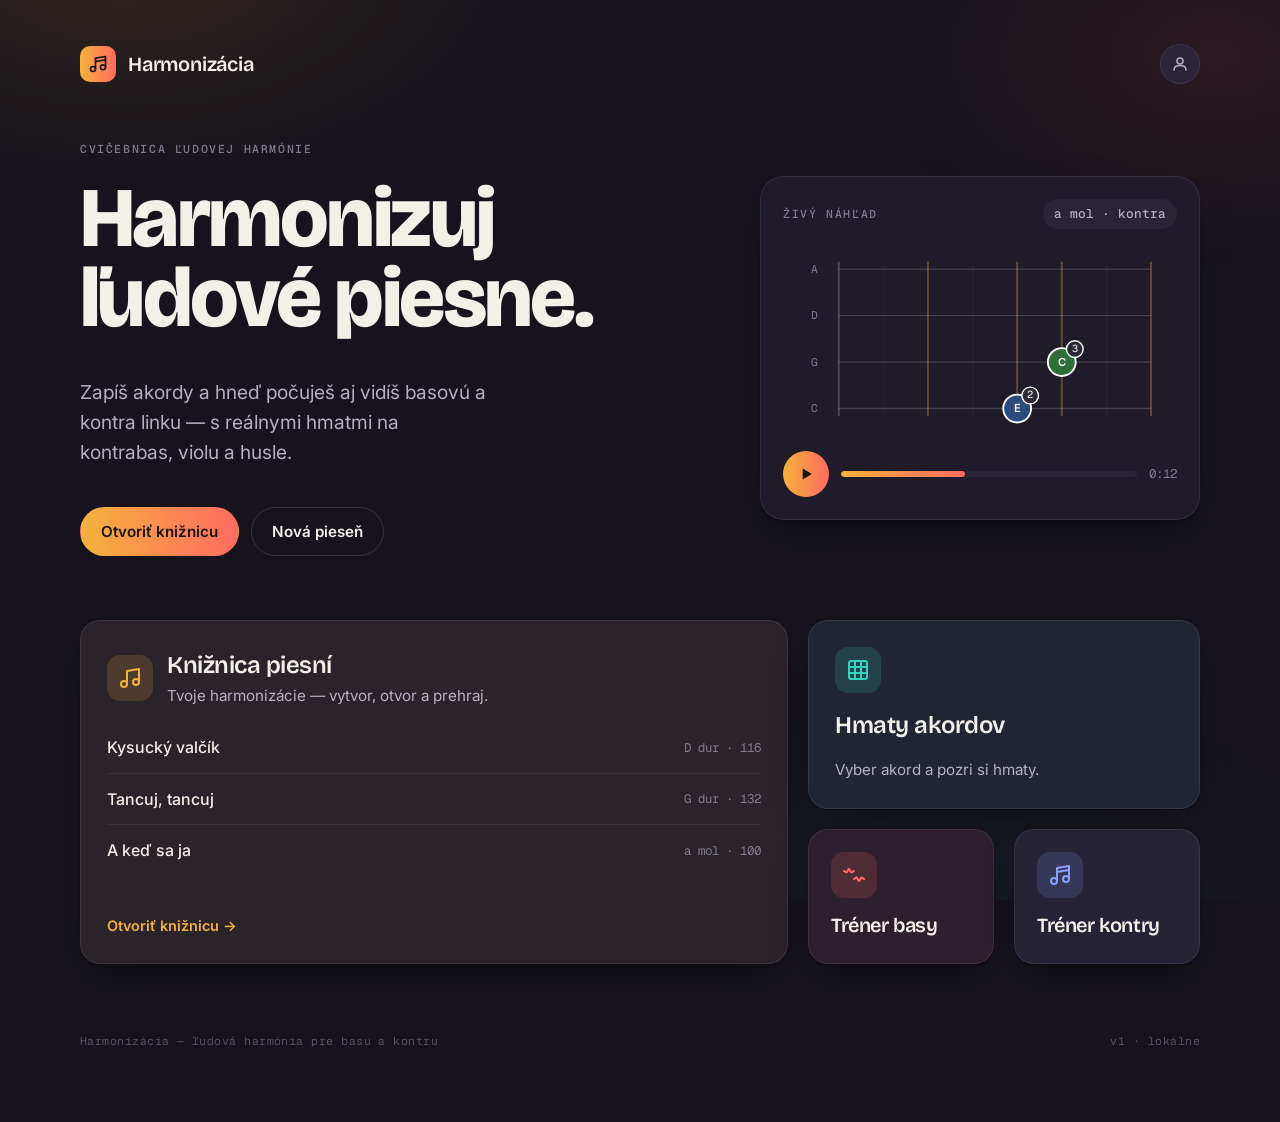
<file: index.html>
<!DOCTYPE html>
<html lang="sk">
<head>
  <meta charset="UTF-8">
  <meta name="viewport" content="width=device-width, initial-scale=1.0">
  <meta name="theme-color" content="#16131C">
  <title>Harmonizácia</title>
  <link rel="preconnect" href="https://fonts.googleapis.com">
  <link rel="preconnect" href="https://fonts.gstatic.com" crossorigin>
  <link href="https://fonts.googleapis.com/css2?family=Bricolage+Grotesque:wght@600;700;800&family=Geist+Mono:wght@400;500&family=Inter:wght@400;500;600&display=swap" rel="stylesheet">
  <link rel="stylesheet" href="app.css">
</head>
<body>
  <div class="wrap">
    <nav class="nav">
      <a class="brand" href="index.html" aria-label="Harmonizácia — domov">
        <span class="logo" aria-hidden="true">
          <svg viewBox="0 0 24 24" fill="none" stroke="currentColor" stroke-width="2" stroke-linecap="round" stroke-linejoin="round"><path d="M9 18V5l12-2v13"/><path d="M9 9l12-2"/><circle cx="6" cy="18" r="3"/><circle cx="18" cy="16" r="3"/></svg>
        </span>
        <span class="wordmark">Harmonizácia</span>
      </a>
      <button class="avatar" type="button" aria-label="Účet (čoskoro)" title="Účet — čoskoro">
        <svg viewBox="0 0 24 24" fill="none" stroke="currentColor" stroke-width="2" stroke-linecap="round" stroke-linejoin="round"><circle cx="12" cy="8" r="4"/><path d="M4 20c0-4 3.6-6 8-6s8 2 8 6"/></svg>
      </button>
    </nav>

    <header class="hero">
      <div class="hero-copy">
        <p class="eyebrow">Cvičebnica ľudovej harmónie</p>
        <h1 class="display">Harmonizuj ľudové piesne.</h1>
        <p class="lead">Zapíš akordy a hneď počuješ aj vidíš basovú a kontra linku — s reálnymi hmatmi na kontrabas, violu a husle.</p>
        <div class="cta-row">
          <a class="btn btn-grad" href="kniznica.html">Otvoriť knižnicu</a>
          <a class="btn btn-ghost" href="editor.html">Nová pieseň</a>
        </div>
      </div>

      <aside class="preview" aria-label="Živý náhľad hmatníka">
        <div class="preview-head">
          <span class="eyebrow">Živý náhľad</span>
          <span class="pill mono">a mol · kontra</span>
        </div>
        <div id="heroBoard"></div>
        <div class="preview-player">
          <a class="play-circle" href="kniznica.html" aria-label="Otvoriť knižnicu">
            <svg viewBox="0 0 24 24" fill="currentColor"><path d="M8 5.5v13l11-6.5z"/></svg>
          </a>
          <span class="track"><i></i></span>
          <span class="mono muted" style="font-size:.78rem">0:12</span>
        </div>
      </aside>
    </header>

    <nav class="bento" aria-label="Rozcestník">
      <a class="tile tile-big amber-tint" href="kniznica.html">
        <div class="tile-head">
          <span class="chip amber" aria-hidden="true"><svg viewBox="0 0 24 24" fill="none" stroke="currentColor" stroke-width="2" stroke-linecap="round" stroke-linejoin="round"><path d="M9 18V5l12-2v13"/><circle cx="6" cy="18" r="3"/><circle cx="18" cy="16" r="3"/></svg></span>
          <div>
            <h2>Knižnica piesní</h2>
            <p class="tile-desc">Tvoje harmonizácie — vytvor, otvor a prehraj.</p>
          </div>
        </div>
        <div class="song-mini" id="heroSongs"></div>
        <span class="tile-link">Otvoriť knižnicu →</span>
      </a>

      <div class="bento-right">
        <a class="tile teal-tint" href="akordy.html">
          <span class="chip teal" aria-hidden="true"><svg viewBox="0 0 24 24" fill="none" stroke="currentColor" stroke-width="2" stroke-linecap="round" stroke-linejoin="round"><rect x="3" y="3" width="18" height="18" rx="2"/><path d="M3 9h18M3 15h18M9 3v18M15 3v18"/></svg></span>
          <h2>Hmaty akordov</h2>
          <p class="tile-desc">Vyber akord a pozri si hmaty.</p>
        </a>
        <div class="trio">
          <a class="tile small coral-tint" href="basista.html">
            <span class="chip coral" aria-hidden="true"><svg viewBox="0 0 24 24" fill="none" stroke="currentColor" stroke-width="2" stroke-linecap="round" stroke-linejoin="round"><path d="M2 8c1 0 1.5 1.5 2.5 1.5S6 6 7 6s1.5 3.5 2.5 3.5S11 8 12 8"/><path d="M12 16c1 0 1.5-1.5 2.5-1.5S16 18 17 18s1.5-3.5 2.5-3.5S21 16 22 16"/></svg></span>
            <h2>Tréner basy</h2>
          </a>
          <a class="tile small peri-tint" href="kontras.html">
            <span class="chip peri" aria-hidden="true"><svg viewBox="0 0 24 24" fill="none" stroke="currentColor" stroke-width="2" stroke-linecap="round" stroke-linejoin="round"><path d="M9 18V5l12-2v13"/><path d="M9 9l12-2"/><circle cx="6" cy="18" r="3"/><circle cx="18" cy="16" r="3"/></svg></span>
            <h2>Tréner kontry</h2>
          </a>
        </div>
      </div>
    </nav>

    <footer class="foot">
      <span>Harmonizácia — ľudová harmónia pre basu a kontru</span>
      <span>v1 · lokálne</span>
    </footer>
  </div>

  <script src="js/theory.js"></script>
  <script src="js/instruments.js"></script>
  <script src="js/fingerboard.js"></script>
  <script src="js/kontra.js"></script>
  <script src="js/store.js"></script>
  <script src="js/hub.js"></script>
</body>
</html>
</file>
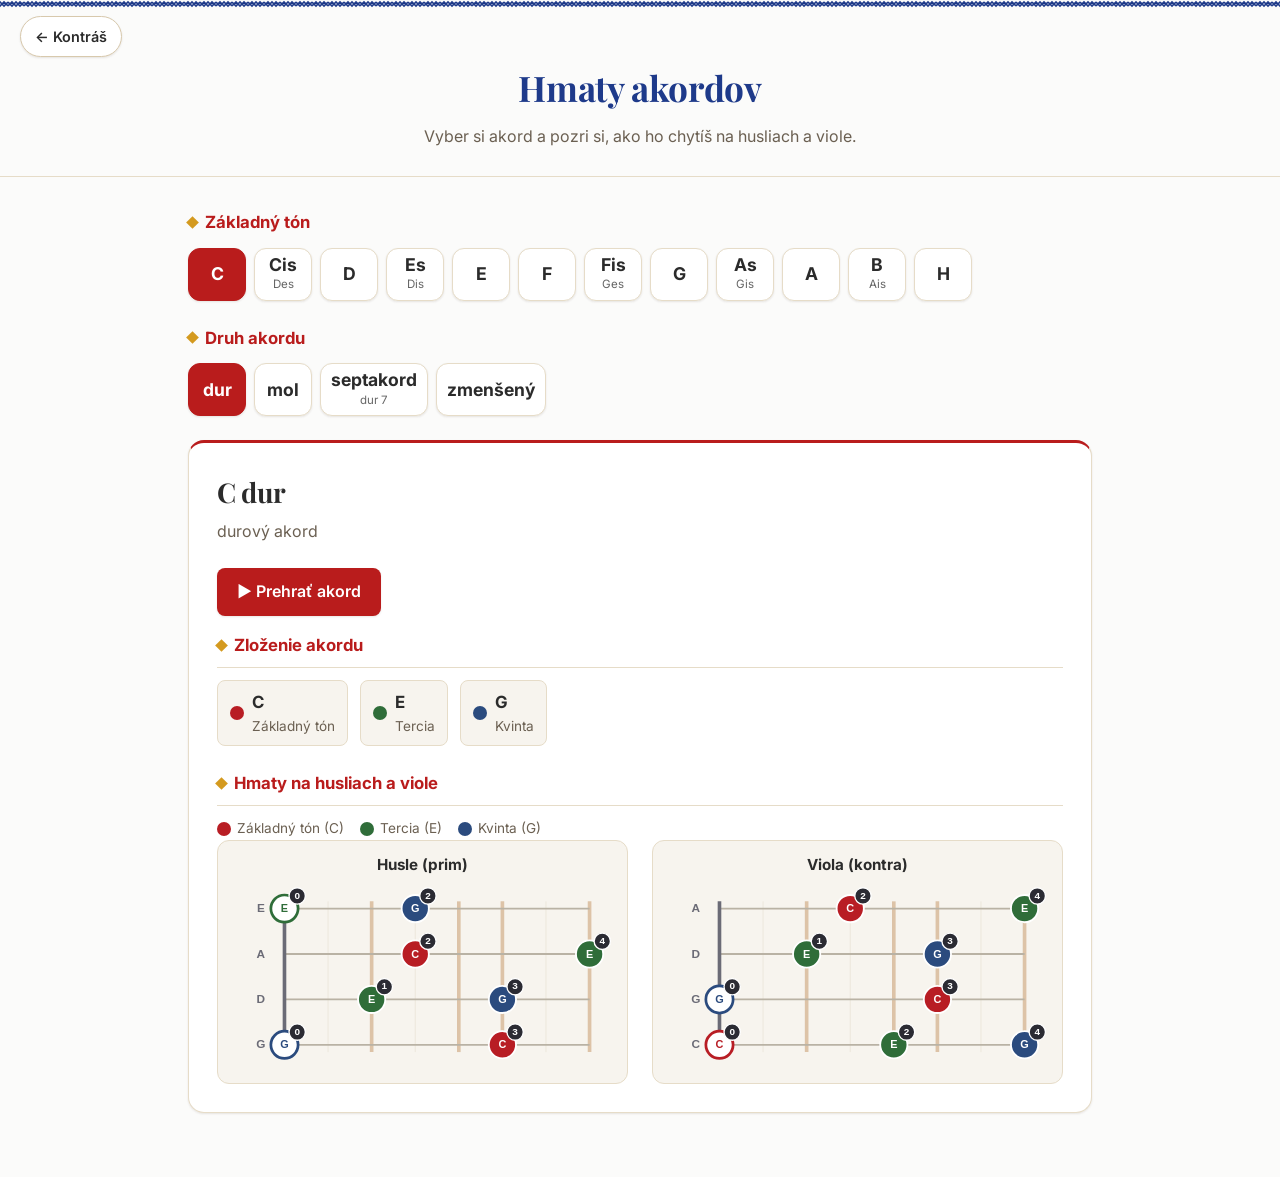
<file: akordy.html>
<!DOCTYPE html>
<html lang="sk">
<head>
  <meta charset="UTF-8">
  <meta name="viewport" content="width=device-width, initial-scale=1.0">
  <meta name="theme-color" content="#fbfbfa">
  <title>Hmaty akordov — Harmonizácia ľudových piesní</title>
  <link rel="preconnect" href="https://fonts.googleapis.com">
  <link rel="preconnect" href="https://fonts.gstatic.com" crossorigin>
  <link rel="stylesheet" href="https://fonts.googleapis.com/css2?family=Inter:wght@400;500;600&family=Playfair+Display:wght@600;700&display=swap">
  <link rel="stylesheet" href="styles.css">
</head>
<body data-role="akordy">
  <header class="app-header">
    <a class="back-link" href="kontras.html">← Kontráš</a>
    <h1>Hmaty akordov</h1>
    <p class="tagline">Vyber si akord a pozri si, ako ho chytíš na husliach a viole.</p>
  </header>

  <main>
    <section class="picker" id="chordPicker" aria-label="Výber akordu"></section>
    <section class="detail" id="detail" hidden></section>
  </main>

  <script src="js/theory.js"></script>
  <script src="js/instruments.js"></script>
  <script src="js/fingerboard.js"></script>
  <script src="js/lib/Tone.js"></script>
  <script src="js/audio.js"></script>
  <script src="js/app.js"></script>
</body>
</html>
</file>
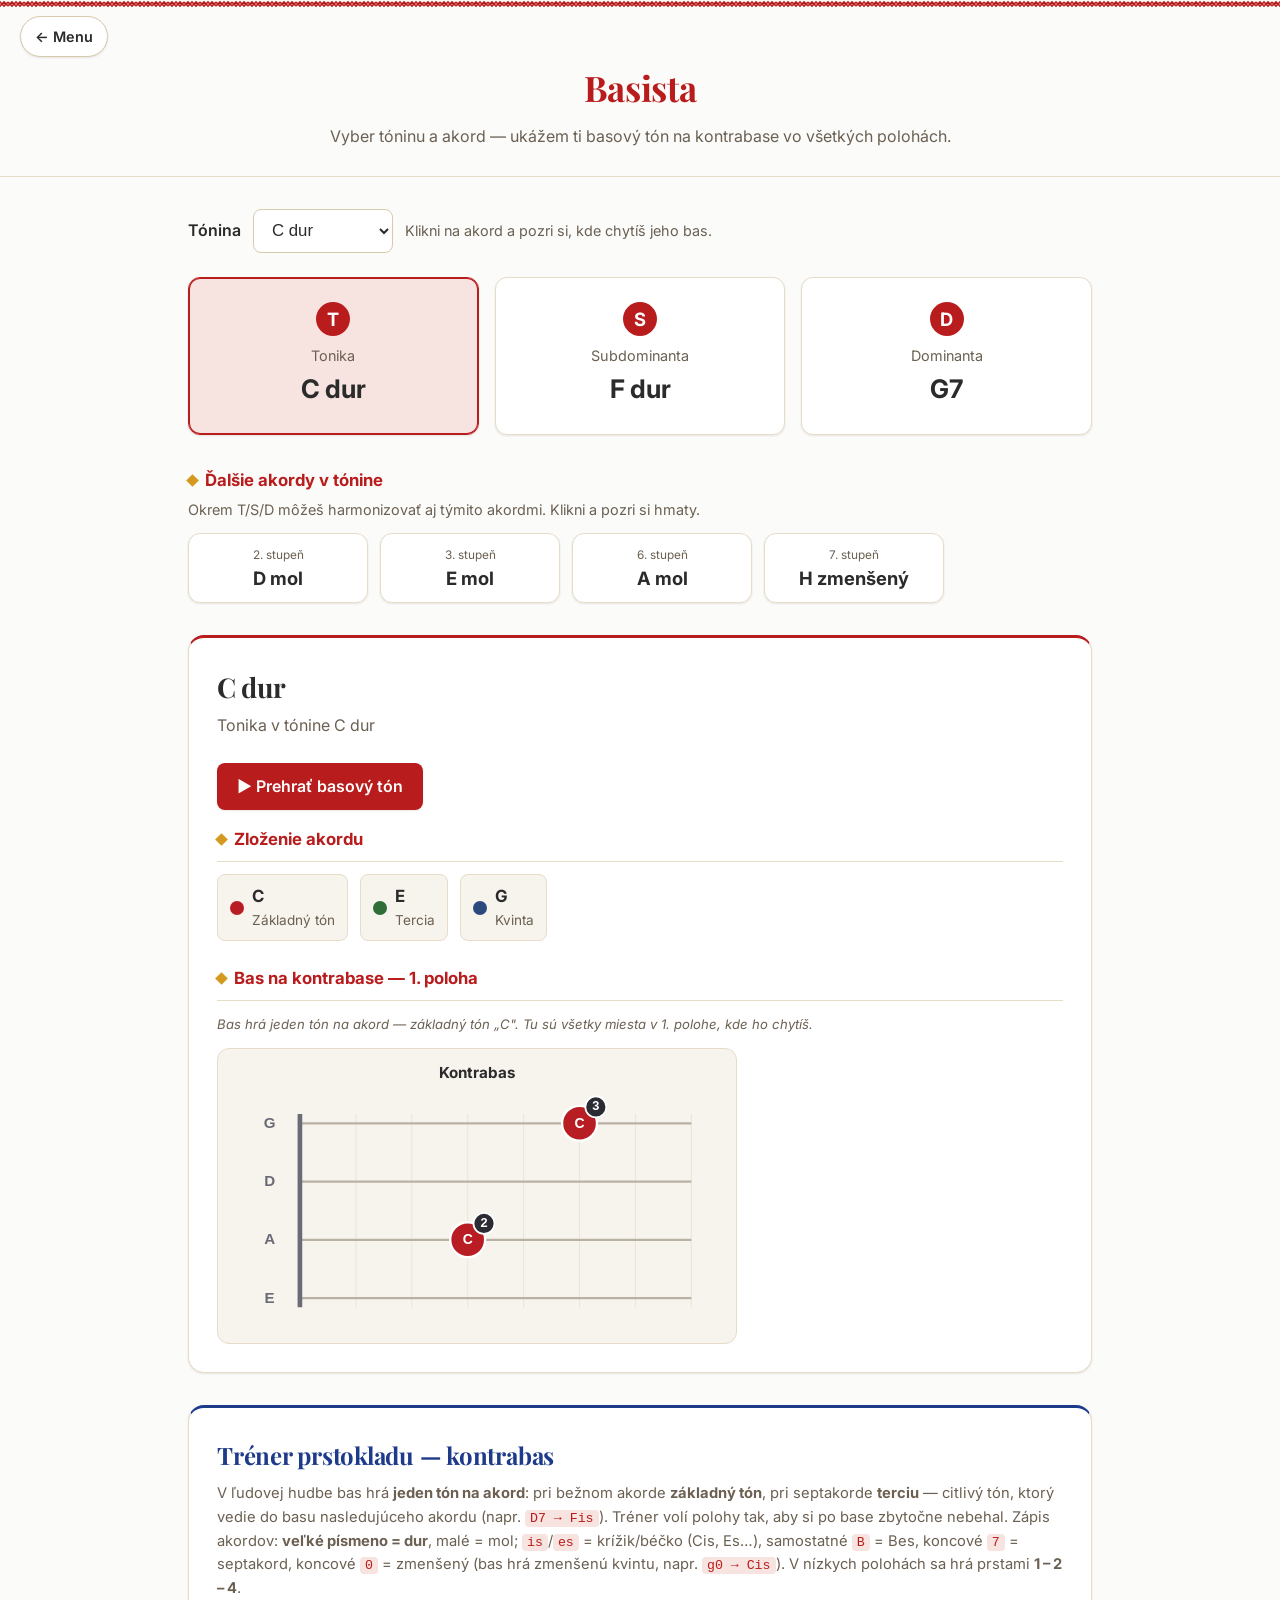
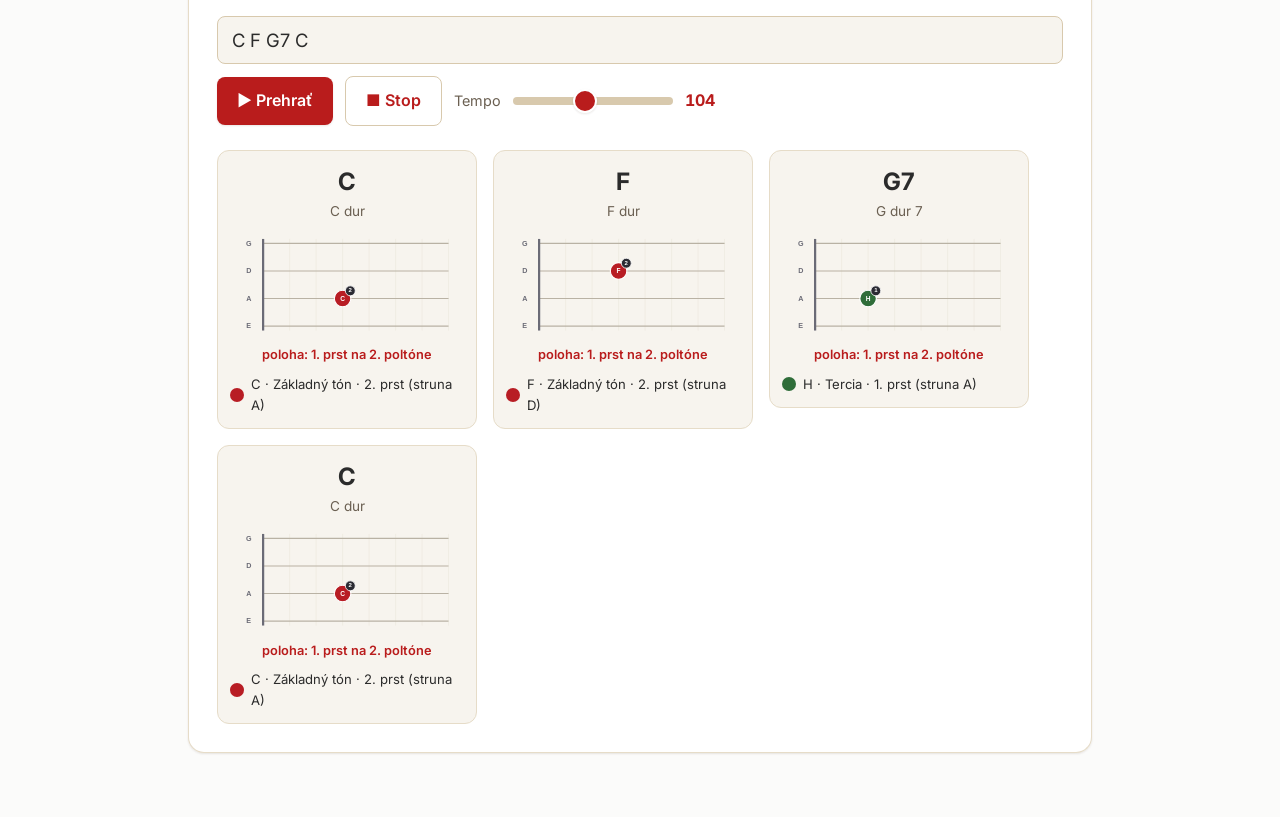
<file: basista.html>
<!DOCTYPE html>
<html lang="sk">
<head>
  <meta charset="UTF-8">
  <meta name="viewport" content="width=device-width, initial-scale=1.0">
  <meta name="theme-color" content="#fbfbfa">
  <title>Basista — Harmonizácia ľudových piesní</title>
  <link rel="preconnect" href="https://fonts.googleapis.com">
  <link rel="preconnect" href="https://fonts.gstatic.com" crossorigin>
  <link rel="stylesheet" href="https://fonts.googleapis.com/css2?family=Inter:wght@400;500;600&family=Playfair+Display:wght@600;700&display=swap">
  <link rel="stylesheet" href="styles.css">
</head>
<body data-role="basista">
  <header class="app-header">
    <a class="back-link" href="index.html">← Menu</a>
    <h1>Basista</h1>
    <p class="tagline">Vyber tóninu a akord — ukážem ti basový tón na kontrabase vo všetkých polohách.</p>
  </header>

  <main>
    <section class="controls">
      <label for="keySelect">Tónina</label>
      <select id="keySelect"></select>
      <span class="hint">Klikni na akord a pozri si, kde chytíš jeho bas.</span>
    </section>

    <section class="functions" id="functions" aria-label="Harmonické funkcie"></section>

    <section class="scale" id="scale" aria-label="Ďalšie akordy v tónine"></section>

    <section class="detail" id="detail" hidden></section>

    <section class="trainer" aria-label="Tréner prstokladu kontrabasu">
      <h2>Tréner prstokladu — kontrabas</h2>
      <p class="tr-intro">
        V ľudovej hudbe bas hrá <strong>jeden tón na akord</strong>: pri bežnom akorde
        <strong>základný tón</strong>, pri septakorde <strong>terciu</strong> — citlivý tón, ktorý
        vedie do basu nasledujúceho akordu (napr. <code>D7 → Fis</code>). Tréner volí polohy tak, aby
        si po base zbytočne nebehal.
        Zápis akordov: <strong>veľké písmeno = dur</strong>, malé = mol; <code>is</code>/<code>es</code> =
        krížik/béčko (Cis, Es…), samostatné <code>B</code> = Bes, koncové <code>7</code> = septakord,
        koncové <code>0</code> = zmenšený (bas hrá zmenšenú kvintu, napr. <code>g0 → Cis</code>).
        V nízkych polohách sa hrá prstami <strong>1 – 2 – 4</strong>.
      </p>
      <input id="bassInput" type="text" autocomplete="off" spellcheck="false"
             placeholder="napr.  C F G7 C   alebo   G C D G" value="C F G7 C">
      <div class="prog-controls">
        <button type="button" id="bassPlay" class="play-btn">▶ Prehrať</button>
        <button type="button" id="bassStop" class="play-btn ghost">■ Stop</button>
        <label class="tempo" for="bassTempo">Tempo</label>
        <input type="range" id="bassTempo" min="60" max="160" value="104">
        <span class="tempo-val" id="bassTempoVal">104</span>
      </div>
      <div class="prog-errors" id="bassErrors"></div>
      <div class="prog-result" id="bassResult"></div>
    </section>
  </main>

  <script src="js/theory.js"></script>
  <script src="js/instruments.js"></script>
  <script src="js/fingerboard.js"></script>
  <script src="js/kontra.js"></script>
  <script src="js/bass.js"></script>
  <script src="js/lib/Tone.js"></script>
  <script src="js/audio.js"></script>
  <script src="js/app.js"></script>
</body>
</html>
</file>
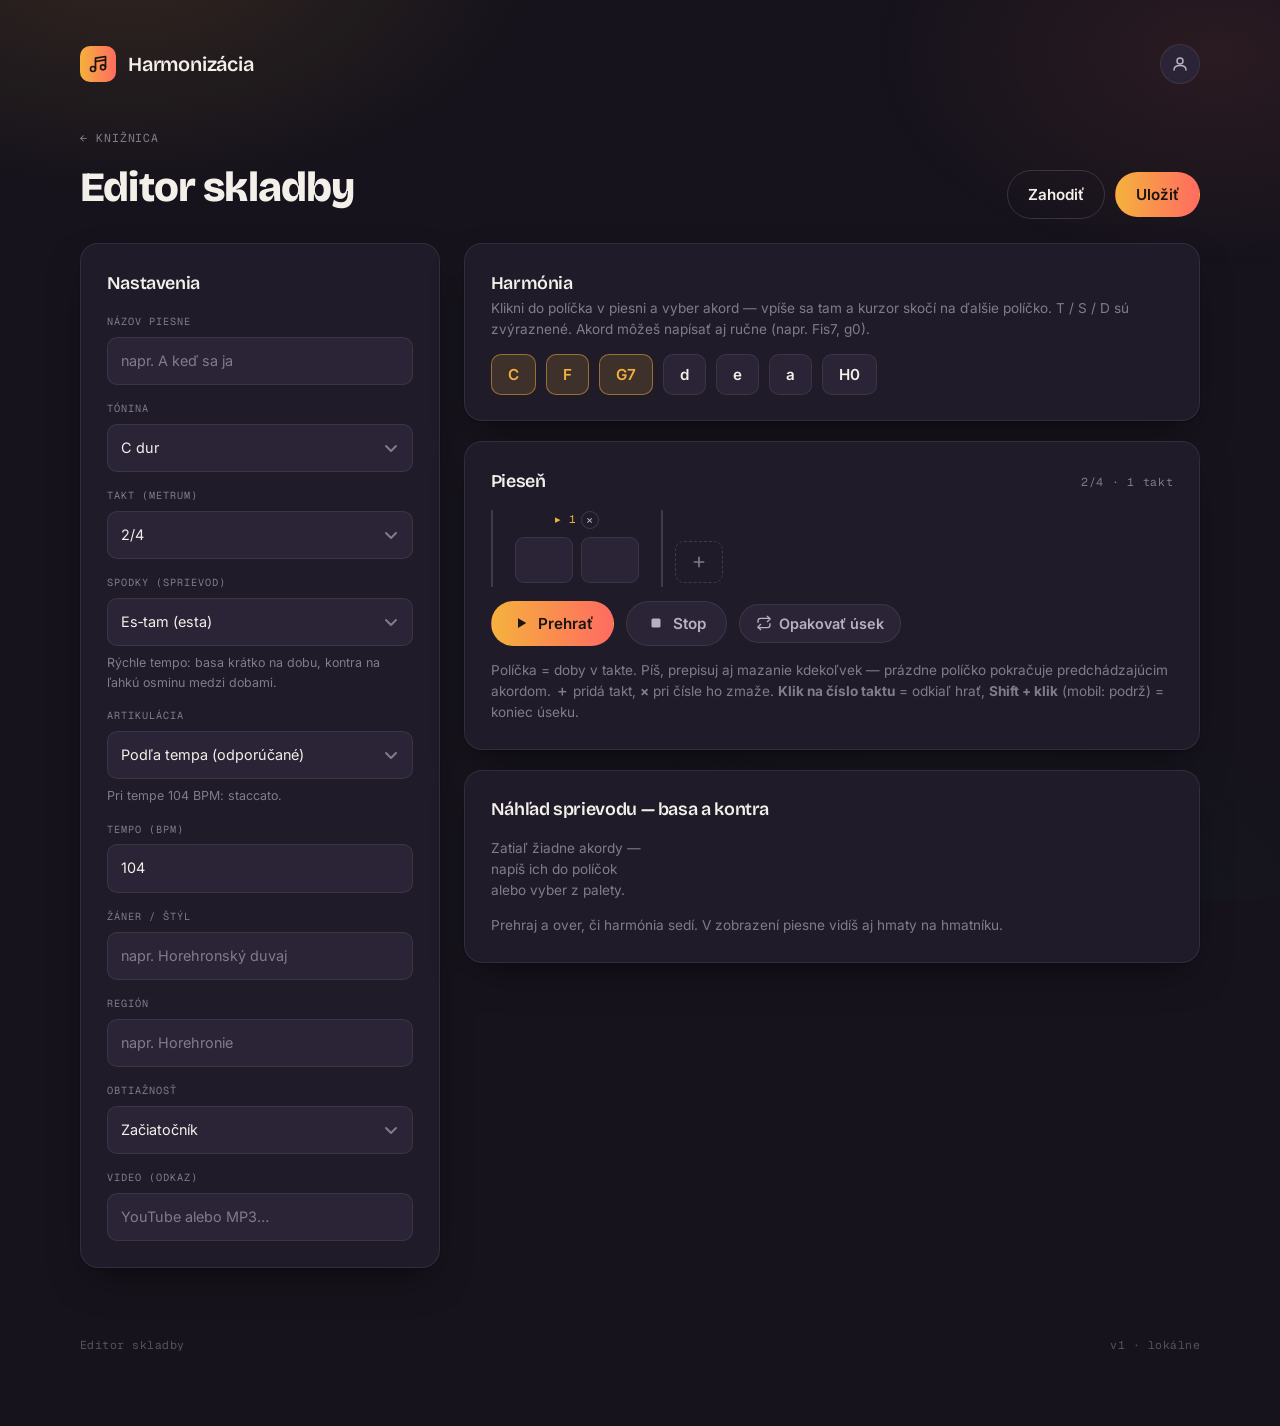
<file: editor.html>
<!DOCTYPE html>
<html lang="sk">
<head>
  <meta charset="UTF-8">
  <meta name="viewport" content="width=device-width, initial-scale=1.0">
  <meta name="theme-color" content="#16131C">
  <title>Editor skladby — Harmonizácia</title>
  <link rel="preconnect" href="https://fonts.googleapis.com">
  <link rel="preconnect" href="https://fonts.gstatic.com" crossorigin>
  <link href="https://fonts.googleapis.com/css2?family=Bricolage+Grotesque:wght@600;700;800&family=Geist+Mono:wght@400;500&family=Inter:wght@400;500;600&display=swap" rel="stylesheet">
  <link rel="stylesheet" href="app.css">
</head>
<body>
  <div class="wrap">
    <nav class="nav">
      <a class="brand" href="index.html" aria-label="Harmonizácia — domov">
        <span class="logo" aria-hidden="true"><svg viewBox="0 0 24 24" fill="none" stroke="currentColor" stroke-width="2" stroke-linecap="round" stroke-linejoin="round"><path d="M9 18V5l12-2v13"/><path d="M9 9l12-2"/><circle cx="6" cy="18" r="3"/><circle cx="18" cy="16" r="3"/></svg></span>
        <span class="wordmark">Harmonizácia</span>
      </a>
      <button class="avatar" type="button" aria-label="Účet (čoskoro)" title="Účet — čoskoro"><svg viewBox="0 0 24 24" fill="none" stroke="currentColor" stroke-width="2" stroke-linecap="round" stroke-linejoin="round"><circle cx="12" cy="8" r="4"/><path d="M4 20c0-4 3.6-6 8-6s8 2 8 6"/></svg></button>
    </nav>

    <div class="sub-head">
      <div>
        <a class="crumb" href="kniznica.html">← Knižnica</a>
        <h1 class="sub-title" id="edHeading">Editor skladby</h1>
      </div>
      <div class="head-actions">
        <a class="btn btn-ghost" href="kniznica.html">Zahodiť</a>
        <button class="btn btn-grad" id="save" type="button">Uložiť</button>
      </div>
    </div>

    <div class="ed-grid">
      <div class="card" style="display:flex;flex-direction:column;gap:16px">
        <h2 class="panel-title">Nastavenia</h2>
        <label class="field"><span>Názov piesne</span><input id="edTitle" class="control" placeholder="napr. A keď sa ja"></label>
        <label class="field"><span>Tónina</span><select id="edKey" class="control"></select></label>
        <label class="field"><span>Takt (metrum)</span>
          <select id="edTime" class="control"><option>2/4</option><option>3/4</option><option>4/4</option><option>6/8</option></select></label>
        <label class="field"><span>Spodky (sprievod)</span>
          <select id="edAccomp" class="control"></select>
          <small class="hint" id="edAccompDesc" style="font-size:.78rem"></small></label>
        <label class="field" id="articField"><span>Artikulácia</span>
          <select id="edArtic" class="control"></select>
          <small class="hint" id="edArticNow" style="font-size:.78rem"></small></label>
        <label class="field" id="accentField"><span>Prízvuk</span>
          <select id="edAccent" class="control"></select></label>
        <label class="field" id="lengthsField"><span>Dĺžky osmín</span>
          <select id="edLengths" class="control"></select>
          <small class="hint" style="font-size:.78rem">Pri „kdxx" sa s rastúcim tempom dĺžky aj tak vyrovnávajú.</small></label>
        <label class="field"><span>Tempo (BPM)</span><input id="edTempo" class="control" type="number" min="40" max="240" step="1" value="104"></label>
        <label class="field"><span>Žáner / štýl</span><input id="edStyle" class="control" placeholder="napr. Horehronský duvaj"></label>
        <label class="field"><span>Región</span><input id="edRegion" class="control" placeholder="napr. Horehronie"></label>
        <label class="field"><span>Obtiažnosť</span>
          <select id="edDiff" class="control"><option value="zaciatocnik">Začiatočník</option><option value="mierne">Mierne pokročilý</option><option value="pokrocily">Pokročilý</option></select></label>
        <label class="field"><span>Video (odkaz)</span><input id="edVideo" class="control" placeholder="YouTube alebo MP3…"></label>
      </div>

      <div class="ed-right">
        <div class="card" style="display:flex;flex-direction:column;gap:14px">
          <div>
            <h2 class="panel-title">Harmónia</h2>
            <p class="hint" id="palHint">Klikni do políčka v piesni a vyber akord — vpíše sa tam a kurzor skočí na ďalšie políčko. T / S / D sú zvýraznené. Akord môžeš napísať aj ručne (napr. Fis7, g0).</p>
          </div>
          <div class="palette" id="palette"></div>
        </div>

        <div class="card" style="display:flex;flex-direction:column;gap:14px">
          <div style="display:flex;align-items:center;justify-content:space-between;gap:10px">
            <h2 class="panel-title">Pieseň</h2>
            <span class="mono" id="timeLabel" style="font-size:.72rem;letter-spacing:.06em;color:var(--t3)"></span>
          </div>
          <div class="bars" id="bars"></div>
          <div class="pb-row">
            <button class="btn btn-grad" id="play" type="button"><svg viewBox="0 0 24 24" fill="currentColor"><path d="M8 5.5v13l11-6.5z"/></svg><span id="playLabel">Prehrať</span></button>
            <button class="btn btn-soft" id="stop" type="button"><svg viewBox="0 0 24 24" fill="currentColor"><rect x="6" y="6" width="12" height="12" rx="2"/></svg>Stop</button>
            <button class="loop-toggle" id="loop" type="button" aria-pressed="false"><svg viewBox="0 0 24 24" fill="none" stroke="currentColor" stroke-width="2" stroke-linecap="round" stroke-linejoin="round"><path d="M17 2l4 4-4 4"/><path d="M3 11V9a4 4 0 0 1 4-4h14"/><path d="M7 22l-4-4 4-4"/><path d="M21 13v2a4 4 0 0 1-4 4H3"/></svg>Opakovať úsek</button>
          </div>
          <p class="hint">Políčka = doby v takte. Píš, prepisuj aj mazanie kdekoľvek — prázdne políčko pokračuje predchádzajúcim akordom. <strong>＋</strong> pridá takt, <strong>×</strong> pri čísle ho zmaže. <strong>Klik na číslo taktu</strong> = odkiaľ hrať, <strong>Shift + klik</strong> (mobil: podrž) = koniec úseku.</p>
        </div>

        <div class="card" style="display:flex;flex-direction:column;gap:14px">
          <h2 class="panel-title">Náhľad sprievodu — basa a kontra</h2>
          <div class="prev-cols" id="preview"></div>
          <p class="hint">Prehraj a over, či harmónia sedí. V zobrazení piesne vidíš aj hmaty na hmatníku.</p>
        </div>
      </div>
    </div>

    <footer class="foot">
      <span>Editor skladby</span>
      <span>v1 · lokálne</span>
    </footer>
  </div>

  <script src="js/theory.js"></script>
  <script src="js/instruments.js"></script>
  <script src="js/kontra.js"></script>
  <script src="js/bass.js"></script>
  <script src="js/lib/Tone.js"></script>
  <script src="js/audio.js"></script>
  <script src="js/store.js"></script>
  <script src="js/editor.js"></script>
</body>
</html>
</file>
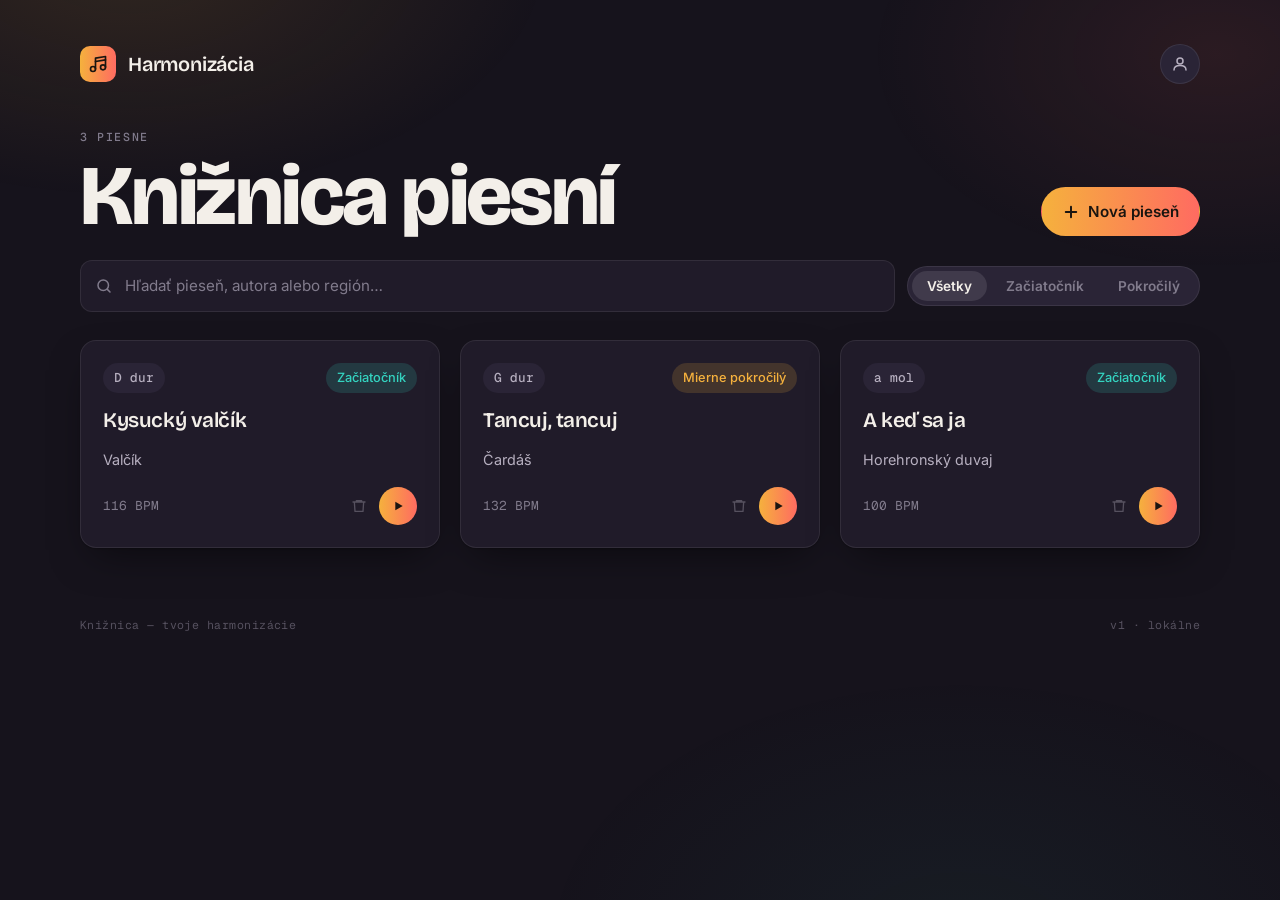
<file: kniznica.html>
<!DOCTYPE html>
<html lang="sk">
<head>
  <meta charset="UTF-8">
  <meta name="viewport" content="width=device-width, initial-scale=1.0">
  <meta name="theme-color" content="#16131C">
  <title>Knižnica piesní — Harmonizácia</title>
  <link rel="preconnect" href="https://fonts.googleapis.com">
  <link rel="preconnect" href="https://fonts.gstatic.com" crossorigin>
  <link href="https://fonts.googleapis.com/css2?family=Bricolage+Grotesque:wght@600;700;800&family=Geist+Mono:wght@400;500&family=Inter:wght@400;500;600&display=swap" rel="stylesheet">
  <link rel="stylesheet" href="app.css">
</head>
<body>
  <div class="wrap">
    <nav class="nav">
      <a class="brand" href="index.html" aria-label="Harmonizácia — domov">
        <span class="logo" aria-hidden="true"><svg viewBox="0 0 24 24" fill="none" stroke="currentColor" stroke-width="2" stroke-linecap="round" stroke-linejoin="round"><path d="M9 18V5l12-2v13"/><path d="M9 9l12-2"/><circle cx="6" cy="18" r="3"/><circle cx="18" cy="16" r="3"/></svg></span>
        <span class="wordmark">Harmonizácia</span>
      </a>
      <button class="avatar" type="button" aria-label="Účet (čoskoro)" title="Účet — čoskoro"><svg viewBox="0 0 24 24" fill="none" stroke="currentColor" stroke-width="2" stroke-linecap="round" stroke-linejoin="round"><circle cx="12" cy="8" r="4"/><path d="M4 20c0-4 3.6-6 8-6s8 2 8 6"/></svg></button>
    </nav>

    <div class="lib-head">
      <div>
        <p class="eyebrow" id="libCount">Knižnica</p>
        <h1 class="display" style="font-size:clamp(2.2rem,4vw+1rem,3.4rem)">Knižnica piesní</h1>
      </div>
      <a class="btn btn-grad" href="editor.html">
        <svg viewBox="0 0 24 24" fill="none" stroke="currentColor" stroke-width="2.6" stroke-linecap="round"><path d="M12 5v14M5 12h14"/></svg>
        Nová pieseň
      </a>
    </div>

    <div class="toolbar">
      <label class="search">
        <svg viewBox="0 0 24 24" fill="none" stroke="currentColor" stroke-width="2" stroke-linecap="round"><circle cx="11" cy="11" r="7"/><path d="m20 20-3.2-3.2"/></svg>
        <input id="search" type="search" placeholder="Hľadať pieseň, autora alebo región…" autocomplete="off" spellcheck="false" aria-label="Hľadať">
      </label>
      <div class="seg" id="filters" role="group" aria-label="Filter obtiažnosti">
        <button type="button" data-f="all" aria-pressed="true">Všetky</button>
        <button type="button" data-f="zaciatocnik" aria-pressed="false">Začiatočník</button>
        <button type="button" data-f="pokrocily" aria-pressed="false">Pokročilý</button>
      </div>
    </div>

    <section class="song-grid" id="grid" aria-label="Zoznam piesní"></section>
    <p class="empty" id="empty" hidden>Nič sa nenašlo. Skús iný filter alebo <a href="editor.html">vytvor novú pieseň</a>.</p>

    <footer class="foot">
      <span>Knižnica — tvoje harmonizácie</span>
      <span>v1 · lokálne</span>
    </footer>
  </div>

  <script src="js/theory.js"></script>
  <script src="js/store.js"></script>
  <script src="js/kniznica.js"></script>
</body>
</html>
</file>
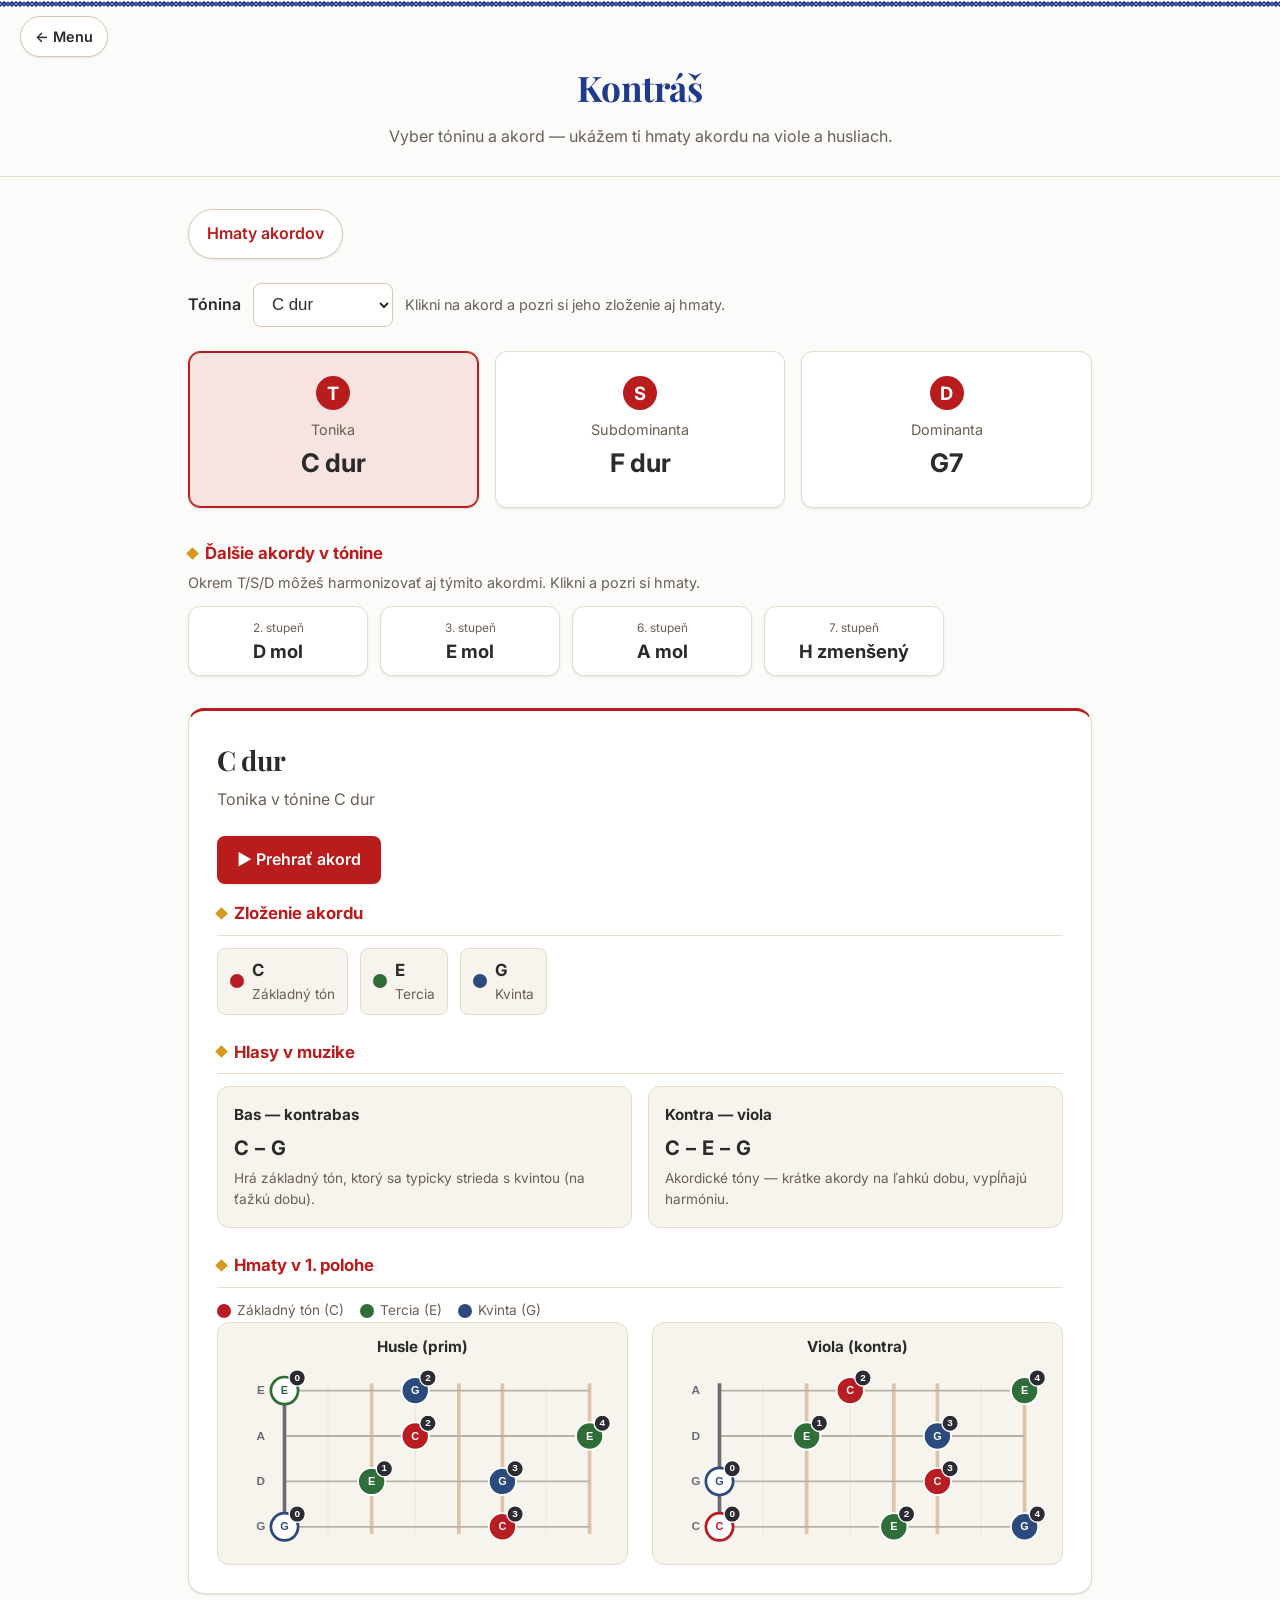
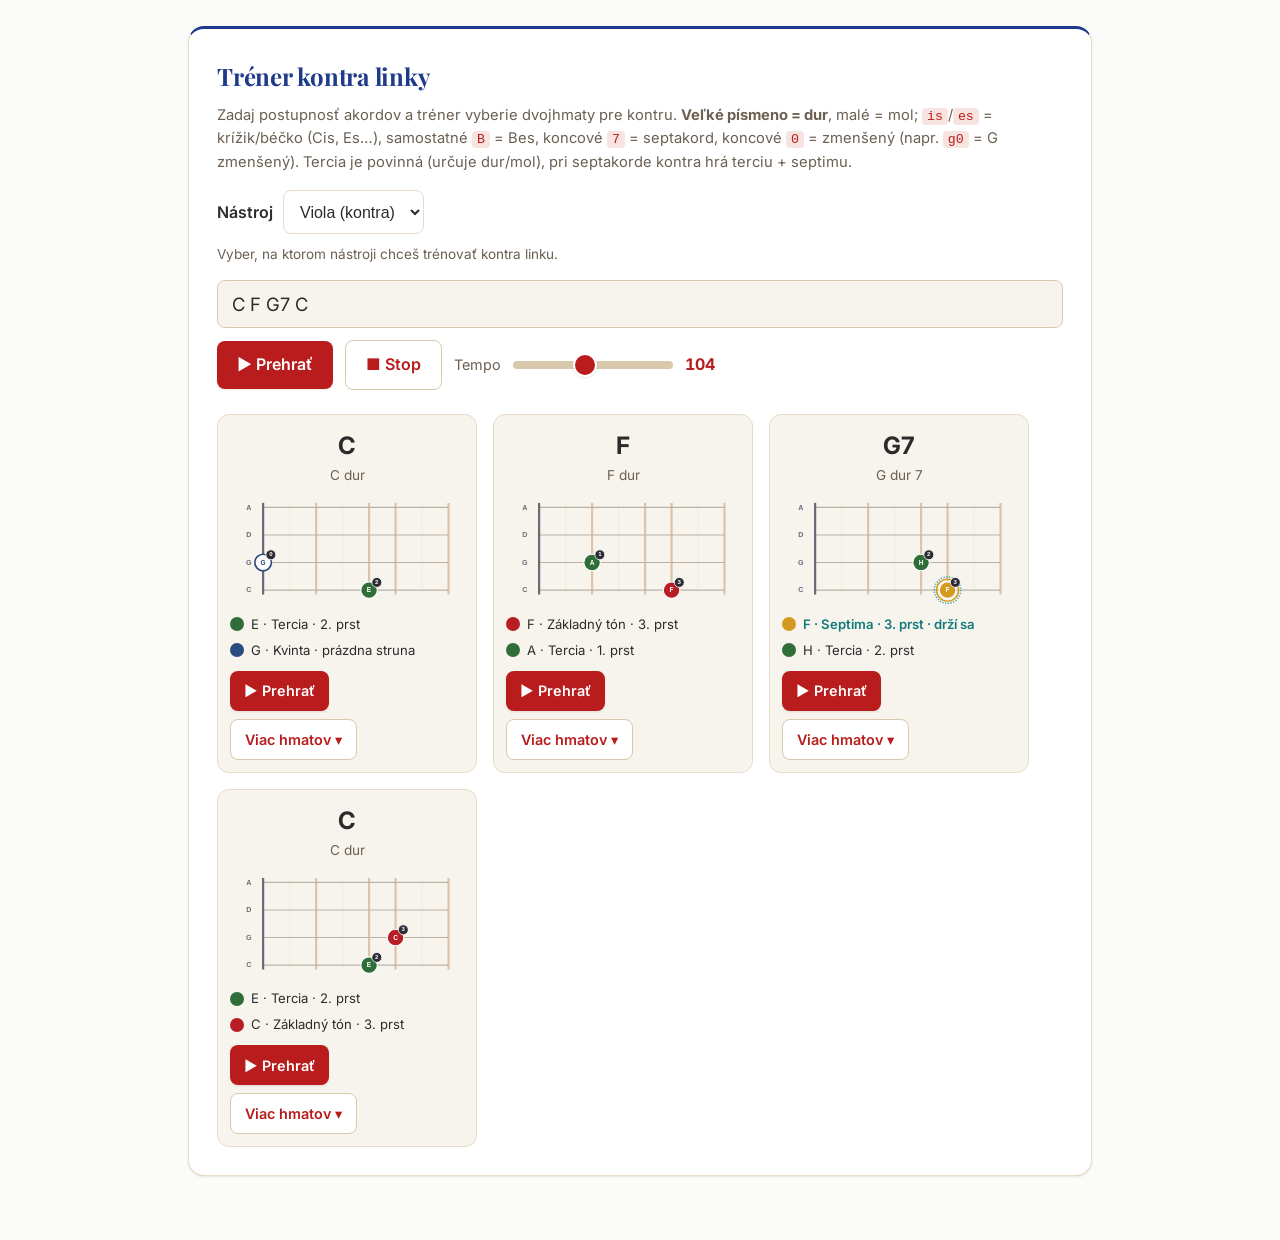
<file: kontras.html>
<!DOCTYPE html>
<html lang="sk">
<head>
  <meta charset="UTF-8">
  <meta name="viewport" content="width=device-width, initial-scale=1.0">
  <meta name="theme-color" content="#fbfbfa">
  <title>Kontráš — Harmonizácia ľudových piesní</title>
  <link rel="preconnect" href="https://fonts.googleapis.com">
  <link rel="preconnect" href="https://fonts.gstatic.com" crossorigin>
  <link rel="stylesheet" href="https://fonts.googleapis.com/css2?family=Inter:wght@400;500;600&family=Playfair+Display:wght@600;700&display=swap">
  <link rel="stylesheet" href="styles.css">
</head>
<body data-role="kontras">
  <header class="app-header">
    <a class="back-link" href="index.html">← Menu</a>
    <h1>Kontráš</h1>
    <p class="tagline">Vyber tóninu a akord — ukážem ti hmaty akordu na viole a husliach.</p>
  </header>

  <main>
    <p class="subpage-link">
      <a href="akordy.html">Hmaty akordov</a>
    </p>

    <section class="controls">
      <label for="keySelect">Tónina</label>
      <select id="keySelect"></select>
      <span class="hint">Klikni na akord a pozri si jeho zloženie aj hmaty.</span>
    </section>

    <section class="functions" id="functions" aria-label="Harmonické funkcie"></section>

    <section class="scale" id="scale" aria-label="Ďalšie akordy v tónine"></section>

    <section class="detail" id="detail" hidden></section>

    <section class="trainer" aria-label="Tréner kontra linky">
      <h2>Tréner kontra linky</h2>
      <p class="tr-intro">
        Zadaj postupnosť akordov a tréner vyberie dvojhmaty pre kontru.
        <strong>Veľké písmeno = dur</strong>, malé = mol; <code>is</code>/<code>es</code> = krížik/béčko
        (Cis, Es…), samostatné <code>B</code> = Bes, koncové <code>7</code> = septakord,
        koncové <code>0</code> = zmenšený (napr. <code>g0</code> = G zmenšený).
        Tercia je povinná (určuje dur/mol), pri septakorde kontra hrá terciu + septimu.
      </p>
      <div class="trainer-opts">
        <label for="kontraInstrument">Nástroj</label>
        <select id="kontraInstrument">
          <option value="viola" selected>Viola (kontra)</option>
          <option value="husle">Husle</option>
        </select>
        <span class="hint">Vyber, na ktorom nástroji chceš trénovať kontra linku.</span>
      </div>
      <input id="progInput" type="text" autocomplete="off" spellcheck="false"
             placeholder="napr.  C F G7 C   alebo   a d E7 a" value="C F G7 C">
      <div class="prog-controls">
        <button type="button" id="progPlay" class="play-btn">▶ Prehrať</button>
        <button type="button" id="progStop" class="play-btn ghost">■ Stop</button>
        <label class="tempo" for="progTempo">Tempo</label>
        <input type="range" id="progTempo" min="60" max="160" value="104">
        <span class="tempo-val" id="progTempoVal">104</span>
      </div>
      <div class="prog-errors" id="progErrors"></div>
      <div class="prog-result" id="progResult"></div>
    </section>
  </main>

  <script src="js/theory.js"></script>
  <script src="js/instruments.js"></script>
  <script src="js/fingerboard.js"></script>
  <script src="js/kontra.js"></script>
  <script src="js/bass.js"></script>
  <script src="js/lib/Tone.js"></script>
  <script src="js/audio.js"></script>
  <script src="js/app.js"></script>
</body>
</html>
</file>
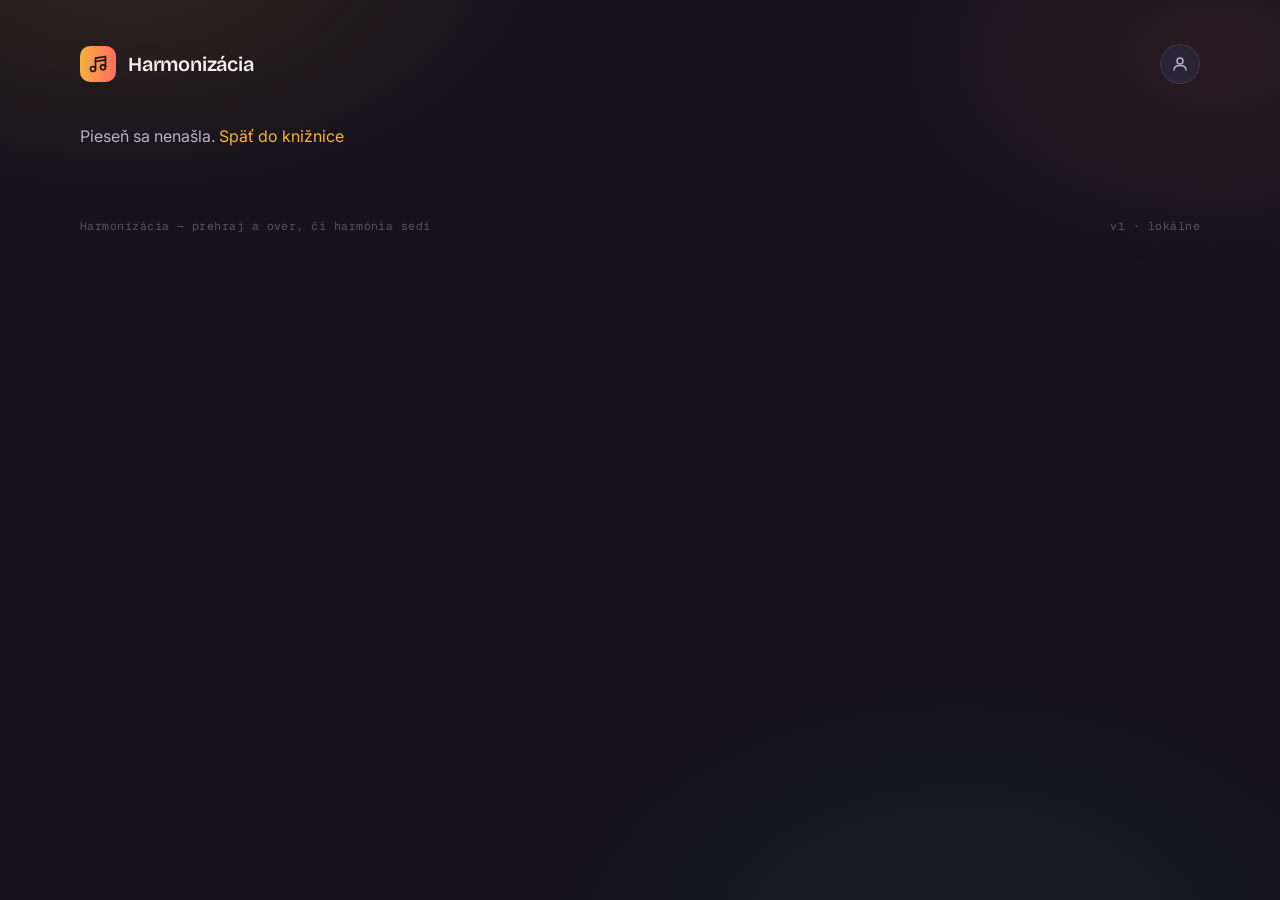
<file: piesen.html>
<!DOCTYPE html>
<html lang="sk">
<head>
  <meta charset="UTF-8">
  <meta name="viewport" content="width=device-width, initial-scale=1.0">
  <meta name="theme-color" content="#16131C">
  <title>Pieseň — Harmonizácia</title>
  <link rel="preconnect" href="https://fonts.googleapis.com">
  <link rel="preconnect" href="https://fonts.gstatic.com" crossorigin>
  <link href="https://fonts.googleapis.com/css2?family=Bricolage+Grotesque:wght@600;700;800&family=Geist+Mono:wght@400;500&family=Inter:wght@400;500;600&display=swap" rel="stylesheet">
  <link rel="stylesheet" href="app.css">
</head>
<body>
  <div class="wrap">
    <nav class="nav">
      <a class="brand" href="index.html" aria-label="Harmonizácia — domov">
        <span class="logo" aria-hidden="true"><svg viewBox="0 0 24 24" fill="none" stroke="currentColor" stroke-width="2" stroke-linecap="round" stroke-linejoin="round"><path d="M9 18V5l12-2v13"/><path d="M9 9l12-2"/><circle cx="6" cy="18" r="3"/><circle cx="18" cy="16" r="3"/></svg></span>
        <span class="wordmark">Harmonizácia</span>
      </a>
      <button class="avatar" type="button" aria-label="Účet (čoskoro)" title="Účet — čoskoro"><svg viewBox="0 0 24 24" fill="none" stroke="currentColor" stroke-width="2" stroke-linecap="round" stroke-linejoin="round"><circle cx="12" cy="8" r="4"/><path d="M4 20c0-4 3.6-6 8-6s8 2 8 6"/></svg></button>
    </nav>

    <main id="song" hidden>
      <div class="sub-head">
        <div>
          <a class="crumb" href="kniznica.html">← Knižnica</a>
          <h1 class="sub-title" id="title"></h1>
        </div>
        <div class="head-actions">
          <a class="btn btn-soft" id="edit" href="editor.html">Upraviť</a>
          <button class="icon-btn" id="share" type="button" aria-label="Skopírovať odkaz" title="Skopírovať odkaz"><svg viewBox="0 0 24 24" fill="none" stroke="currentColor" stroke-width="2" stroke-linecap="round" stroke-linejoin="round"><path d="M4 12v7a1 1 0 0 0 1 1h14a1 1 0 0 0 1-1v-7"/><path d="M12 3v13"/><path d="m8 7 4-4 4 4"/></svg></button>
          <button class="icon-btn" id="download" type="button" aria-label="Stiahnuť pieseň (.json)" title="Stiahnuť pieseň (.json)"><svg viewBox="0 0 24 24" fill="none" stroke="currentColor" stroke-width="2" stroke-linecap="round" stroke-linejoin="round"><path d="M12 3v13"/><path d="m8 11 4 4 4-4"/><path d="M5 21h14"/></svg></button>
        </div>
      </div>
      <div class="song-meta" id="meta"></div>

      <div class="controls">
        <div class="left">
          <button class="btn btn-grad" id="play" type="button"><svg viewBox="0 0 24 24" fill="currentColor"><path d="M8 5.5v13l11-6.5z"/></svg>Prehrať</button>
          <button class="btn btn-soft" id="stop" type="button"><svg viewBox="0 0 24 24" fill="currentColor"><rect x="6" y="6" width="12" height="12" rx="2"/></svg>Stop</button>
        </div>
        <div class="right">
          <div class="seg grad" id="role" role="group" aria-label="Rola">
            <button type="button" data-v="basista" aria-pressed="false">Basista</button>
            <button type="button" data-v="kontras" aria-pressed="true">Kontráš</button>
            <button type="button" data-v="oboje" aria-pressed="false">Oboje</button>
          </div>
        </div>
      </div>

      <div class="sec-row">
        <span class="sec-label" id="secLabel"></span>
        <div class="inst-wrap" id="instWrap">
          <span class="lbl">Nástroj</span>
          <div class="seg" id="inst" role="group" aria-label="Nástroj kontry">
            <button type="button" data-v="viola" aria-pressed="true">Viola</button>
            <button type="button" data-v="husle" aria-pressed="false">Husle</button>
          </div>
        </div>
      </div>
      <section class="m-grid" id="grid" aria-label="Akordy piesne"></section>
      <p class="hint" style="margin-top:16px">Oranžové pražce = základný durový hmat (1.–4. prst na 2‑4‑5‑7 poltóne). Čísla pri bodkách = prsty.</p>
    </main>

    <p class="notfound" id="notfound" hidden>Pieseň sa nenašla. <a href="kniznica.html">Späť do knižnice</a></p>

    <footer class="foot">
      <span>Harmonizácia — prehraj a over, či harmónia sedí</span>
      <span>v1 · lokálne</span>
    </footer>
  </div>
  <div class="toast" id="toast" role="status" aria-live="polite"></div>

  <script src="js/theory.js"></script>
  <script src="js/instruments.js"></script>
  <script src="js/fingerboard.js"></script>
  <script src="js/kontra.js"></script>
  <script src="js/bass.js"></script>
  <script src="js/lib/Tone.js"></script>
  <script src="js/audio.js"></script>
  <script src="js/store.js"></script>
  <script src="js/piesen.js"></script>
</body>
</html>
</file>
<file: app.css>
/* app.css — dizajnový systém appky Harmonizácia (tmavý, "awwwards").
   Používajú ho nové stránky: index (hub), kniznica, editor, piesen.
   Staré tréningové stránky (basista/kontras/akordy) zatiaľ bežia na styles.css. */

:root {
  color-scheme: dark;

  /* povrchy */
  --bg: #16131C;
  --surf: #201B29;
  --surf-2: #2A2436;

  /* text (4 úrovne) */
  --t1: #F3EFE9;
  --t2: #B7B0C0;
  --t3: #817B8C;
  --t4: #56515F;

  /* akcenty (farba = význam) */
  --amber: #F5B13D;   /* primárne / značka */
  --ink-a: #1A1510;   /* text na amber */
  --coral: #FF6B61;   /* basa */
  --peri:  #8AA0FF;   /* kontra */
  --teal:  #34D3C0;   /* akordy */

  /* vlasové okraje (biela, nízka krytie) */
  --line: rgba(255, 255, 255, 0.08);
  --line-soft: rgba(255, 255, 255, 0.06);
  --line-strong: rgba(255, 255, 255, 0.14);

  --grad: linear-gradient(90deg, #F5B13D, #FF6B61);
  --shadow: 0 1px 2px rgba(0,0,0,0.25), 0 16px 40px -14px rgba(0,0,0,0.55);

  --radius: 18px;
  --radius-sm: 10px;

  --font-display: 'Bricolage Grotesque', 'Inter', system-ui, sans-serif;
  --font-sans: 'Inter', system-ui, -apple-system, sans-serif;
  --font-mono: 'Geist Mono', ui-monospace, 'SFMono-Regular', monospace;

  --wrap: 1120px;
}

* { box-sizing: border-box; }

html { -webkit-text-size-adjust: 100%; }

body {
  margin: 0;
  background: var(--bg);
  color: var(--t1);
  font-family: var(--font-sans);
  font-size: 16px;
  line-height: 1.55;
  -webkit-font-smoothing: antialiased;
  text-rendering: optimizeLegibility;
  min-height: 100dvh;
}

/* jemná "mesh" žiara v pozadí */
body::before {
  content: "";
  position: fixed;
  inset: 0;
  z-index: -1;
  pointer-events: none;
  background:
    radial-gradient(55% 45% at 10% -5%, rgba(245,177,61,0.12), transparent 60%),
    radial-gradient(45% 40% at 95% 6%, rgba(255,107,97,0.09), transparent 60%),
    radial-gradient(55% 50% at 75% 105%, rgba(52,211,192,0.05), transparent 60%);
}

a { color: inherit; text-decoration: none; }
button { font-family: inherit; }
::selection { background: rgba(245,177,61,0.28); color: #fff; }

:focus-visible {
  outline: 2px solid var(--amber);
  outline-offset: 2px;
  border-radius: 6px;
}

/* ---- Layout ---- */
.wrap {
  width: min(var(--wrap), 100% - 2 * clamp(16px, 5vw, 80px));
  margin-inline: auto;
  padding-block: clamp(28px, 4vw, 44px) clamp(40px, 6vw, 72px);
}

.stack { display: flex; flex-direction: column; }

/* ---- Typografia ---- */
.eyebrow {
  font-family: var(--font-mono);
  font-weight: 500;
  font-size: 0.72rem;
  letter-spacing: 0.14em;
  text-transform: uppercase;
  color: var(--t3);
  margin: 0;
}
.display {
  font-family: var(--font-display);
  font-weight: 800;
  line-height: 0.95;
  letter-spacing: -0.03em;
  margin: 0;
  font-size: clamp(2.6rem, 6vw + 1rem, 5.3rem);
  text-wrap: balance;
}
h1, h2, h3 { font-family: var(--font-display); font-weight: 600; letter-spacing: -0.02em; }
.lead { color: var(--t2); font-size: clamp(1rem, 0.5vw + 0.9rem, 1.2rem); line-height: 1.55; max-width: 34ch; }
.mono { font-family: var(--font-mono); }
.muted { color: var(--t3); }

/* ---- Navigácia ---- */
.nav {
  display: flex;
  align-items: center;
  justify-content: space-between;
  gap: 16px;
}
.brand { display: flex; align-items: center; gap: 12px; }
.logo {
  width: 36px; height: 36px; flex: none;
  display: grid; place-items: center;
  border-radius: 10px;
  background: var(--grad);
  color: var(--ink-a);
}
.logo svg { width: 20px; height: 20px; }
.wordmark { font-family: var(--font-display); font-weight: 600; font-size: 1.25rem; letter-spacing: -0.01em; }
.avatar {
  width: 40px; height: 40px; flex: none;
  display: grid; place-items: center;
  border-radius: 999px;
  background: var(--surf-2);
  border: 1px solid var(--line);
  color: var(--t2);
  cursor: pointer;
}
.avatar svg { width: 18px; height: 18px; }

/* ---- Tlačidlá ---- */
.btn {
  display: inline-flex; align-items: center; justify-content: center; gap: 8px;
  padding: 12px 20px;
  border-radius: 999px;
  border: 1px solid transparent;
  font-weight: 600; font-size: 0.95rem;
  cursor: pointer;
  transition: transform 0.15s ease, box-shadow 0.25s ease, background-color 0.2s ease, border-color 0.2s ease, opacity 0.2s ease;
  white-space: nowrap;
}
.btn svg { width: 18px; height: 18px; }
.btn:active { transform: translateY(1px); }
.btn-grad { background: var(--grad); color: var(--ink-a); }
.btn-grad:hover { box-shadow: 0 8px 24px -8px rgba(245,177,61,0.6); }
.btn-soft { background: var(--surf-2); color: var(--t2); border-color: var(--line); }
.btn-soft:hover { color: var(--t1); border-color: var(--line-strong); }
.btn-ghost { background: transparent; color: var(--t1); border-color: var(--line-strong); }
.btn-ghost:hover { background: var(--surf-2); }
.icon-btn {
  width: 42px; height: 42px; flex: none;
  display: grid; place-items: center;
  border-radius: 999px;
  background: var(--surf-2);
  border: 1px solid var(--line);
  color: var(--t2);
  cursor: pointer;
  transition: color 0.2s, border-color 0.2s;
}
.icon-btn:hover { color: var(--t1); border-color: var(--line-strong); }
.icon-btn svg { width: 18px; height: 18px; }

/* ---- Pilulky ---- */
.pill {
  display: inline-flex; align-items: center; gap: 6px;
  padding: 5px 11px;
  border-radius: 999px;
  background: var(--surf-2);
  color: var(--t2);
  font-size: 0.8rem; font-weight: 500;
}
.pill.mono { font-family: var(--font-mono); }
.pill.amber { background: rgba(245,177,61,0.16); color: var(--amber); }
.pill.teal  { background: rgba(52,211,192,0.16); color: var(--teal); }
.pill.coral { background: rgba(255,107,97,0.16); color: var(--coral); }
.pill.peri  { background: rgba(138,160,255,0.16); color: var(--peri); }

/* ---- Karty ---- */
.card {
  background: var(--surf);
  border: 1px solid var(--line);
  border-radius: var(--radius);
  box-shadow: var(--shadow);
  padding: clamp(18px, 2vw, 26px);
}

/* ---- Segmentovaný prepínač ---- */
.seg {
  display: inline-flex; gap: 4px;
  padding: 4px;
  border-radius: 999px;
  background: var(--surf-2);
  border: 1px solid var(--line);
}
.seg button {
  border: 0; background: transparent; cursor: pointer;
  padding: 7px 15px; border-radius: 999px;
  color: var(--t3); font-weight: 600; font-size: 0.85rem;
  transition: background 0.2s, color 0.2s;
}
.seg button:hover { color: var(--t2); }
.seg button[aria-pressed="true"] { color: var(--t1); background: rgba(255,255,255,0.10); }
.seg.grad button[aria-pressed="true"] { color: var(--ink-a); background: var(--grad); }

/* ---- HERO (hub) ---- */
.hero {
  display: grid;
  grid-template-columns: 1fr minmax(360px, 440px);
  gap: clamp(24px, 4vw, 48px);
  align-items: center;
  margin-top: clamp(32px, 5vw, 56px);
}
.hero-copy { display: flex; flex-direction: column; gap: 20px; align-items: flex-start; }
.cta-row { display: flex; gap: 12px; flex-wrap: wrap; }

/* živý náhľad panel */
.preview {
  background: var(--surf);
  border: 1px solid var(--line);
  border-radius: 24px;
  box-shadow: var(--shadow);
  padding: 22px;
  display: flex; flex-direction: column; gap: 16px;
}
.preview-head { display: flex; align-items: center; justify-content: space-between; }
.preview-player { display: flex; align-items: center; gap: 12px; }
.play-circle {
  width: 46px; height: 46px; flex: none;
  display: grid; place-items: center;
  border-radius: 999px; border: 0; cursor: pointer;
  background: var(--grad); color: var(--ink-a);
}
.play-circle svg { width: 20px; height: 20px; }
.track { flex: 1; height: 6px; border-radius: 999px; background: var(--surf-2); overflow: hidden; }
.track > i { display: block; height: 100%; width: 42%; background: var(--grad); border-radius: 999px; }

/* ---- BENTO (hub) ---- */
.bento {
  display: grid;
  grid-template-columns: 1fr 392px;
  gap: 20px;
  margin-top: clamp(40px, 6vw, 64px);
  align-items: stretch;
}
.bento-right { display: grid; grid-template-rows: 1fr auto; gap: 20px; }
.bento-right .trio { display: grid; grid-template-columns: 1fr 1fr; gap: 20px; }
.tile {
  background: var(--surf);
  border: 1px solid var(--line);
  border-radius: 20px;
  box-shadow: var(--shadow);
  padding: 26px;
  display: flex; flex-direction: column; gap: 14px;
  transition: transform 0.2s ease, border-color 0.2s ease;
}
a.tile:hover { transform: translateY(-3px); border-color: var(--line-strong); }
.tile .chip {
  width: 46px; height: 46px; flex: none;
  display: grid; place-items: center; border-radius: 13px;
}
.tile .chip svg { width: 24px; height: 24px; }
.chip.amber { background: rgba(245,177,61,0.16); color: var(--amber); }
.chip.teal  { background: rgba(52,211,192,0.16); color: var(--teal); }
.chip.coral { background: rgba(255,107,97,0.16); color: var(--coral); }
.chip.peri  { background: rgba(138,160,255,0.16); color: var(--peri); }
.tile h2 { margin: 0; font-size: 1.5rem; }
.tile .tile-desc { color: var(--t2); font-size: 0.95rem; margin: 0; }
.tile .tile-head { display: flex; align-items: center; gap: 14px; }
.tile.amber-tint { background: linear-gradient(0deg, rgba(245,177,61,0.05), rgba(245,177,61,0.05)), var(--surf); }
.tile.teal-tint  { background: linear-gradient(0deg, rgba(52,211,192,0.06), rgba(52,211,192,0.06)), var(--surf); }
.tile.coral-tint { background: linear-gradient(0deg, rgba(255,107,97,0.06), rgba(255,107,97,0.06)), var(--surf); }
.tile.peri-tint  { background: linear-gradient(0deg, rgba(138,160,255,0.06), rgba(138,160,255,0.06)), var(--surf); }
.tile .tile-link { margin-top: auto; color: var(--amber); font-weight: 600; font-size: 0.9rem; }
.tile.small { padding: 22px; gap: 12px; }
.tile.small h2 { font-size: 1.25rem; }

/* mini zoznam piesní v dlaždici */
.song-mini { display: flex; flex-direction: column; }
.song-mini a {
  display: flex; align-items: center; justify-content: space-between;
  padding: 13px 0;
  border-top: 1px solid var(--line-soft);
}
.song-mini a:first-child { border-top: 0; }
.song-mini .nm { font-weight: 500; }
.song-mini .meta { font-family: var(--font-mono); font-size: 0.78rem; color: var(--t3); }

/* ---- Footer ---- */
.foot {
  display: flex; justify-content: space-between; gap: 12px; flex-wrap: wrap;
  margin-top: clamp(32px, 5vw, 48px);
  padding-top: 20px;
  font-family: var(--font-mono); font-size: 0.72rem; letter-spacing: 0.04em;
  color: var(--t4);
}

/* ---- Fingerboard (SVG z fingerboard.js), tmavá téma ---- */
.fb { display: block; width: 100%; height: auto; overflow: visible; }
.fb-string { stroke: rgba(255,255,255,0.16); stroke-width: 1.5; }
.fb-grid { stroke: rgba(255,255,255,0.05); stroke-width: 1; }
.fb-grid-major { stroke: var(--amber); stroke-opacity: 0.32; stroke-width: 2; }
.fb-nut { stroke: rgba(255,255,255,0.20); stroke-width: 2; }
.fb-strlabel { fill: var(--t3); font-family: var(--font-mono); font-size: 12px; text-anchor: middle; }
.fb-note { font-family: var(--font-sans); font-size: 12px; font-weight: 600; text-anchor: middle; }
.fb-finger { fill: #fff; font-family: var(--font-mono); font-size: 11px; text-anchor: middle; }

@media (max-width: 900px) {
  .hero { grid-template-columns: 1fr; }
  .bento { grid-template-columns: 1fr; }
  .bento-right { grid-template-rows: none; }
}
/* ---- Knižnica ---- */
.lib-head { display: flex; align-items: flex-end; justify-content: space-between; gap: 16px; margin-top: clamp(28px, 4vw, 44px); flex-wrap: wrap; }
.lib-head .eyebrow { margin-bottom: 10px; }
.toolbar { display: flex; gap: 12px; align-items: center; margin-top: 24px; flex-wrap: wrap; }
.search { flex: 1; min-width: 220px; display: flex; align-items: center; gap: 10px; padding: 12px 14px; border-radius: 12px; background: var(--surf); border: 1px solid var(--line); color: var(--t3); }
.search:focus-within { border-color: var(--line-strong); }
.search svg { width: 18px; height: 18px; flex: none; }
.search input { flex: 1; background: transparent; border: 0; color: var(--t1); font: inherit; font-size: 0.95rem; outline: none; }
.search input::placeholder { color: var(--t3); }
.song-grid { display: grid; grid-template-columns: repeat(3, 1fr); gap: 20px; margin-top: 28px; }
.song-card { display: flex; flex-direction: column; gap: 12px; padding: 22px; border-radius: 16px; background: var(--surf); border: 1px solid var(--line); box-shadow: var(--shadow); transition: transform 0.2s, border-color 0.2s; }
.song-card:hover { transform: translateY(-3px); border-color: var(--line-strong); }
.song-card .sc-top { display: flex; align-items: center; justify-content: space-between; }
.song-card h3 { margin: 0; font-size: 1.3rem; }
.song-card .genre { color: var(--t2); font-size: 0.9rem; margin: 0; }
.song-card .sc-foot { display: flex; align-items: center; justify-content: space-between; margin-top: 4px; }
.song-card .bpm { font-family: var(--font-mono); font-size: 0.8rem; color: var(--t3); }
.sc-play { width: 38px; height: 38px; border: 0; border-radius: 999px; background: var(--grad); color: var(--ink-a); display: grid; place-items: center; cursor: pointer; flex: none; }
.sc-play svg { width: 16px; height: 16px; }
.sc-del { background: transparent; border: 0; color: var(--t4); cursor: pointer; padding: 4px; border-radius: 8px; }
.sc-del:hover { color: var(--coral); }
.sc-del svg { width: 16px; height: 16px; display: block; }
.empty { color: var(--t3); margin-top: 28px; }
.empty a { color: var(--amber); }
@media (max-width: 900px) { .song-grid { grid-template-columns: 1fr 1fr; } }
@media (max-width: 620px) { .song-grid { grid-template-columns: 1fr; } }

/* ---- Spoločné: hlavička podstránky, polia ---- */
.sub-head { display: flex; align-items: flex-end; justify-content: space-between; gap: 16px; margin-top: clamp(24px, 4vw, 40px); flex-wrap: wrap; }
.crumb { font-family: var(--font-mono); font-size: 0.72rem; letter-spacing: 0.08em; text-transform: uppercase; color: var(--t3); display: inline-block; margin-bottom: 8px; }
a.crumb:hover { color: var(--t1); }
.sub-title { font-family: var(--font-display); font-weight: 800; letter-spacing: -0.02em; margin: 0; font-size: clamp(2rem, 3vw + 1rem, 2.6rem); }
.head-actions { display: flex; gap: 10px; align-items: center; }

.field { display: flex; flex-direction: column; gap: 7px; }
.field[hidden] { display: none; }
.field > span { font-family: var(--font-mono); font-size: 0.64rem; letter-spacing: 0.1em; text-transform: uppercase; color: var(--t3); }
.control { width: 100%; padding: 12px 13px; border-radius: 10px; background: var(--surf-2); border: 1px solid var(--line); color: var(--t1); font: inherit; font-size: 0.9rem; outline: none; }
.control::placeholder { color: var(--t3); }
.control:focus { border-color: var(--line-strong); }
select.control { appearance: none; -webkit-appearance: none; padding-right: 38px; cursor: pointer;
  background-image: url("data:image/svg+xml;utf8,<svg xmlns='http://www.w3.org/2000/svg' width='18' height='18' fill='none' stroke='%23817B8C' stroke-width='2' stroke-linecap='round' stroke-linejoin='round'><path d='m4 7 5 5 5-5'/></svg>");
  background-repeat: no-repeat; background-position: right 12px center; }
select.control option { background: var(--surf); color: var(--t1); }
.panel-title { font-family: var(--font-display); font-weight: 600; font-size: 1.12rem; margin: 0; }

/* ---- Editor ---- */
.ed-grid { display: grid; grid-template-columns: 360px 1fr; gap: 24px; align-items: start; margin-top: 24px; }
.ed-left { display: flex; flex-direction: column; gap: 16px; }
.ed-right { display: flex; flex-direction: column; gap: 20px; }
.palette { display: flex; flex-wrap: wrap; gap: 10px; }
.chip-chord { padding: 10px 16px; border-radius: 10px; background: var(--surf-2); border: 1px solid var(--line); color: var(--t1); font-weight: 600; font-size: 0.95rem; cursor: pointer; transition: border-color 0.2s, transform 0.1s; }
.chip-chord:hover { border-color: var(--line-strong); }
.chip-chord:active { transform: translateY(1px); }
.chip-chord.tsd { background: rgba(245,177,61,0.14); border-color: rgba(245,177,61,0.5); color: var(--amber); }
.chord-input { width: 190px; }

.bars { display: flex; flex-wrap: wrap; align-items: stretch; gap: 10px; }
.barline { width: 2px; align-self: stretch; min-height: 54px; background: var(--line-strong); border-radius: 2px; flex: none; }
.measure { display: flex; flex-direction: column; align-items: center; gap: 7px; padding: 0 6px; cursor: pointer; }
.measure .mnum { font-family: var(--font-mono); font-size: 0.7rem; color: var(--t4); letter-spacing: 0.04em; }
.measure.is-start .mnum { color: var(--amber); }
.measure.is-dim { opacity: 0.45; }
.measure .cells { display: flex; gap: 8px; align-items: center; min-height: 44px; }
.cell { position: relative; display: flex; align-items: center; justify-content: center; padding: 11px 15px; border-radius: 9px; background: var(--surf-2); border: 1px solid var(--line); font-family: var(--font-display); font-weight: 600; font-size: 1.05rem; color: var(--t1); }
.measure.is-start .cell { border-color: rgba(245,177,61,0.7); }
.measure.in-range { background: rgba(245,177,61,0.08); border-radius: 10px; padding: 6px; margin: -6px 0; }
.measure.in-range .mnum { color: var(--amber); }
.measure.in-range .cell { border-color: rgba(245,177,61,0.45); }
.measure { user-select: none; -webkit-user-select: none; touch-action: manipulation; }
.measure .mnum { display: flex; align-items: center; gap: 4px; min-height: 20px; cursor: pointer; }
.mdel { width: 18px; height: 18px; border-radius: 999px; border: 1px solid var(--line-strong); background: var(--surf); color: var(--t2); font-size: 12px; line-height: 1; display: grid; place-items: center; cursor: pointer; padding: 0; opacity: 0; transition: opacity 0.15s, color 0.15s, border-color 0.15s; }
.measure:hover .mdel, .measure.is-start .mdel, .mdel:focus-visible { opacity: 1; }
.mdel:hover { color: var(--coral); border-color: var(--coral); }
.slot { width: 58px; height: 46px; padding: 0 4px; text-align: center; border-radius: 9px; background: var(--surf-2); border: 1px solid var(--line); color: var(--t1); font-family: var(--font-display); font-weight: 600; font-size: 1.05rem; outline: none; user-select: text; -webkit-user-select: text; transition: border-color 0.15s, box-shadow 0.15s; }
.slot:hover { border-color: var(--line-strong); }
.slot:focus { border-color: var(--amber); box-shadow: 0 0 0 3px rgba(245,177,61,0.22); }
.slot.bad { border-color: var(--coral); color: var(--coral); }
.slot.playing { border-color: var(--amber); background: rgba(245,177,61,0.22); box-shadow: 0 0 0 3px rgba(245,177,61,0.25); }
.m-card.playing { border-color: var(--amber); box-shadow: 0 0 0 3px rgba(245,177,61,0.25), var(--shadow); }
.measure.in-range .slot { border-color: rgba(245,177,61,0.45); }
@media (hover: none) { .mdel { opacity: 1; } }

/* Takty ako v spevníku: mriežka rovnako širokých taktov, taktová čiara na oboch stranách
   (susedné čiary sa prekrývajú), takže každý riadok začína aj končí čiarou. */
#bars.bars {
  display: grid;
  grid-template-columns: repeat(auto-fill, minmax(calc(var(--slots, 2) * 66px + 30px), 1fr));
  row-gap: 14px;
  column-gap: 0;
  align-items: stretch;
}
#bars .measure {
  border-left: 2px solid var(--line-strong);
  border-right: 2px solid var(--line-strong);
  margin: 0 -2px 0 0;
  padding: 0 12px 4px;
  border-radius: 0;
}
#bars .measure.in-range { margin: 0 -2px 0 0; padding: 0 12px 4px; border-radius: 0; }
#bars .add-takt { justify-self: start; align-self: end; margin: 0 0 4px 14px; }
.cell .x { position: absolute; top: -8px; right: -8px; width: 19px; height: 19px; border-radius: 999px; background: var(--surf); border: 1px solid var(--line-strong); color: var(--t2); display: none; align-items: center; justify-content: center; cursor: pointer; font-size: 13px; line-height: 1; }
.cell:hover .x { display: flex; }
.cell.empty { color: var(--t4); font-family: var(--font-mono); font-size: 0.8rem; font-weight: 500; border-style: dashed; }
.add-takt { align-self: center; display: flex; align-items: center; justify-content: center; padding: 12px 15px; border-radius: 9px; background: transparent; border: 1px dashed var(--line-strong); color: var(--t3); cursor: pointer; }
.add-takt svg { width: 16px; height: 16px; }
.pb-row { display: flex; gap: 12px; align-items: center; flex-wrap: wrap; }
.loop-toggle { display: inline-flex; align-items: center; gap: 7px; padding: 10px 16px; border-radius: 999px; background: var(--surf-2); border: 1px solid var(--line); color: var(--t2); cursor: pointer; font-weight: 600; font-size: 0.9rem; }
.loop-toggle svg { width: 16px; height: 16px; }
.loop-toggle.on { background: rgba(245,177,61,0.16); border-color: transparent; color: var(--amber); }
.prev-cols { display: grid; grid-template-columns: repeat(4, 1fr); gap: 12px; }
.prev-col { display: flex; flex-direction: column; align-items: center; gap: 6px; padding: 14px 8px; border-radius: 12px; background: var(--surf-2); border: 1px solid var(--line-soft); }
.prev-col .ch { font-family: var(--font-display); font-weight: 600; font-size: 1.15rem; }
.prev-col .bas { font-family: var(--font-mono); font-size: 0.72rem; color: var(--coral); }
.prev-col .kon { font-family: var(--font-mono); font-size: 0.72rem; color: var(--peri); }
.hint { color: var(--t3); font-size: 0.85rem; margin: 0; }
.card + .card, .ed-right > .card { margin: 0; }

@media (max-width: 980px) { .ed-grid { grid-template-columns: 1fr; } .prev-cols { grid-template-columns: repeat(2, 1fr); } }

/* ---- Pieseň (zobrazenie) ---- */
.song-meta { display: flex; flex-wrap: wrap; gap: 8px; margin-top: 14px; }
.controls { display: flex; align-items: center; justify-content: space-between; gap: 16px; flex-wrap: wrap; margin-top: 22px; }
.controls .left, .controls .right { display: flex; align-items: center; gap: 12px; flex-wrap: wrap; }
.sec-row { display: flex; align-items: center; justify-content: space-between; gap: 12px; flex-wrap: wrap; margin-top: 30px; }
.sec-label { font-family: var(--font-mono); font-size: 0.72rem; letter-spacing: 0.08em; text-transform: uppercase; color: var(--t3); }
.inst-wrap { display: flex; align-items: center; gap: 10px; }
.inst-wrap .lbl { font-family: var(--font-mono); font-size: 0.62rem; letter-spacing: 0.1em; text-transform: uppercase; color: var(--t4); }
.m-grid { display: grid; grid-template-columns: repeat(3, 1fr); gap: 16px; margin-top: 16px; }
.m-card { display: flex; flex-direction: column; align-items: center; gap: 10px; padding: 18px 16px; border-radius: 16px; background: var(--surf); border: 1px solid var(--line); box-shadow: var(--shadow); }
.m-card .ch { font-family: var(--font-display); font-weight: 600; font-size: 1.4rem; }
.m-card .fb { width: 100%; max-width: 230px; }
.m-card .lab { font-family: var(--font-mono); font-size: 0.72rem; color: var(--t3); }
.m-card .lab.bas { color: var(--coral); }
.m-card .lab.kon { color: var(--peri); }
.notfound { margin-top: 40px; color: var(--t2); }
.notfound a { color: var(--amber); }
.toast { position: fixed; left: 50%; bottom: 26px; transform: translateX(-50%) translateY(10px); background: var(--surf-2); border: 1px solid var(--line-strong); color: var(--t1); padding: 11px 18px; border-radius: 999px; font-size: 0.9rem; box-shadow: var(--shadow); opacity: 0; transition: opacity 0.2s, transform 0.2s; pointer-events: none; z-index: 100; }
.toast.show { opacity: 1; transform: translateX(-50%) translateY(0); }
@media (max-width: 900px) { .m-grid { grid-template-columns: 1fr 1fr; } }
@media (max-width: 620px) { .m-grid { grid-template-columns: 1fr; } }

@media (prefers-reduced-motion: reduce) {
  * { transition: none !important; }
}
</file>
<file: styles.css>
:root {
  color-scheme: light;

  /* Folklórna paleta — ľanové plátno + vyšívacie nite */
  --bg: #fbfbfa;            /* ľanová off-white */
  --surface: #ffffff;       /* karty */
  --surface-2: #f7f4ee;     /* vnorené plochy (zloženie, hlasy, hmatníky, vstupy) */
  --ink: #2b2b2b;           /* deep charcoal */
  --muted: #6b6052;
  --line: #e6dcc8;          /* jemný švík */
  --line-strong: #d8c9ad;
  --accent: #b91c1c;        /* madder red */
  --accent-press: #a31818;
  --accent-soft: #f7e3df;

  /* Folklórne nite */
  --folk-red: #b91c1c;
  --folk-blue: #1e3a8a;     /* indigo */
  --folk-gold: #d49a1f;
  --folk-green: #2f6d39;

  /* „Modern Folklore" — identita hlavnej stránky (landing) */
  --linen: #fbfbfa;
  --madder: #b91c1c;
  --indigo: #1e3a8a;
  --charcoal: #2b2b2b;
  --font-serif: 'Playfair Display', Georgia, 'Times New Roman', serif;
  --font-sans: 'Inter', system-ui, 'Segoe UI', Roboto, sans-serif;
  --stitch-red: url("data:image/svg+xml,%3Csvg%20xmlns='http://www.w3.org/2000/svg'%20width='16'%20height='8'%3E%3Cg%20fill='none'%20stroke='%23B91C1C'%20stroke-width='1.6'%3E%3Cpath%20d='M0%202%20L4%206%20L8%202%20L12%206%20L16%202'/%3E%3Cpath%20d='M0%206%20L4%202%20L8%206%20L12%202%20L16%206'/%3E%3C/g%3E%3C/svg%3E");
  --stitch-blue: url("data:image/svg+xml,%3Csvg%20xmlns='http://www.w3.org/2000/svg'%20width='16'%20height='8'%3E%3Cg%20fill='none'%20stroke='%231E3A8A'%20stroke-width='1.6'%3E%3Cpath%20d='M0%202%20L4%206%20L8%202%20L12%206%20L16%202'/%3E%3Cpath%20d='M0%206%20L4%202%20L8%206%20L12%202%20L16%206'/%3E%3C/g%3E%3C/svg%3E");
  --stitch-gold: url("data:image/svg+xml,%3Csvg%20xmlns='http://www.w3.org/2000/svg'%20width='16'%20height='8'%3E%3Cg%20fill='none'%20stroke='%23D49A1F'%20stroke-width='1.6'%3E%3Cpath%20d='M0%202%20L4%206%20L8%202%20L12%206%20L16%202'/%3E%3Cpath%20d='M0%206%20L4%202%20L8%206%20L12%202%20L16%206'/%3E%3C/g%3E%3C/svg%3E");

  /* Farby tónov akordu = vyšívacie nite */
  --root: #b81d24;
  --third: #2f6d39;
  --fifth: #2b4b7e;
  --seventh: #d49a1f;

  /* Elevácia — dve jemné úrovne */
  --shadow-sm: 0 1px 2px rgba(60, 30, 20, 0.06), 0 1px 3px rgba(60, 30, 20, 0.05);
  --shadow-md: 0 6px 20px rgba(60, 30, 20, 0.10);
  --shadow: var(--shadow-sm); /* spätná kompatibilita */

  /* Rádiusy */
  --radius-sm: 8px;
  --radius: 12px;
  --radius-lg: 16px;

  /* Rozostupy — 8px rytmus */
  --space-1: 4px;
  --space-2: 8px;
  --space-3: 12px;
  --space-4: 16px;
  --space-5: 24px;
  --space-6: 32px;
  --space-7: 48px;

  /* Čičmiansky vyšívaný lem (biela mriežka, bezošvová dlaždica 40×24) */
  --folk-band: url("data:image/svg+xml,%3Csvg%20xmlns='http://www.w3.org/2000/svg'%20width='40'%20height='24'%3E%3Cg%20fill='none'%20stroke='white'%20stroke-width='1.6'%3E%3Cpath%20d='M0%205%20L10%2012%20L20%205%20L30%2012%20L40%205'/%3E%3Cpath%20d='M0%2019%20L10%2012%20L20%2019%20L30%2012%20L40%2019'/%3E%3C/g%3E%3C/svg%3E");
}

* { box-sizing: border-box; }

body {
  margin: 0;
  font-family: var(--font-sans);
  background: var(--bg);
  color: var(--ink);
  line-height: 1.6;
  -webkit-font-smoothing: antialiased;
  -moz-osx-font-smoothing: grayscale;
  -webkit-text-size-adjust: 100%; /* iOS: nezväčšuj text pri otočení */
  text-size-adjust: 100%;
}

/* Viditeľný focus pre klávesnicu (prístupnosť) — folklórne modrý prstenec */
:focus-visible {
  outline: 3px solid var(--folk-blue);
  outline-offset: 2px;
}
a:focus-visible,
button:focus-visible,
select:focus-visible,
input:focus-visible,
.fn-card:focus-visible,
.tone-card:focus-visible,
.tile:focus-visible,
.voice.clickable:focus-visible,
.prog-cell.clickable:focus-visible {
  outline: 3px solid var(--folk-blue);
  outline-offset: 2px;
  border-radius: var(--radius-sm);
}

/* ---- Hlavička podstránok — svetlá „Linen & Embroidery" ---- */
.app-header {
  position: relative;
  background: transparent;
  color: var(--ink);
  text-align: center;
  padding: clamp(40px, 7vw, 60px) 24px clamp(18px, 3vw, 26px);
  border-bottom: 1px solid var(--line);
}
/* Tenký vyšívaný pás navrchu — farba podľa roly (basa = červená, kontra = indigo) */
.app-header::before {
  content: "";
  position: absolute; top: 0; left: 0; right: 0;
  height: 8px;
  background-image: var(--stitch-red);
  background-repeat: repeat-x;
  background-position: center;
  pointer-events: none;
}
[data-role="kontras"] .app-header::before,
[data-role="akordy"] .app-header::before { background-image: var(--stitch-blue); }
.app-header h1 {
  margin: 0 0 var(--space-2);
  font-family: var(--font-serif);
  font-weight: 700;
  font-size: clamp(1.6rem, 4vw, 2.2rem);
  letter-spacing: -0.01em;
  color: var(--ink);
  text-wrap: balance;
}
[data-role="basista"] .app-header h1 { color: var(--madder); }
[data-role="kontras"] .app-header h1,
[data-role="akordy"] .app-header h1 { color: var(--indigo); }
.app-header .tagline { margin: 0; color: var(--muted); font-size: 1rem; text-wrap: balance; }

main {
  max-width: 960px;
  margin: 0 auto;
  padding: clamp(20px, 4vw, 32px) clamp(16px, 4vw, 28px) 64px;
}

/* ---- Výber tóniny ---- */
.controls {
  display: flex;
  align-items: center;
  gap: var(--space-3);
  flex-wrap: wrap;
  margin-bottom: var(--space-5);
}
.controls label { font-weight: 600; }
.controls select {
  font-size: 1.05rem;
  padding: 10px 14px;
  border: 1px solid var(--line-strong);
  border-radius: var(--radius-sm);
  background: var(--surface);
  color: var(--ink);
  min-width: 140px;
  min-height: 44px; /* pohodlný dotykový cieľ */
}
.controls .hint { color: var(--muted); font-size: 0.9rem; }

/* ---- Karty funkcií T/S/D ---- */
.functions {
  display: grid;
  grid-template-columns: repeat(3, 1fr);
  gap: var(--space-4);
  margin-bottom: var(--space-6);
}
.fn-card {
  background: var(--surface);
  border: 1px solid var(--line);
  border-radius: var(--radius);
  padding: var(--space-5) var(--space-4);
  text-align: center;
  cursor: pointer;
  box-shadow: var(--shadow-sm);
  transition: border-color 0.15s, transform 0.08s, box-shadow 0.15s;
  touch-action: manipulation; /* zruší 300ms oneskorenie a dvojklik-zoom na dotyku */
}
.fn-card:hover { border-color: var(--line-strong); transform: translateY(-2px); box-shadow: var(--shadow-md); }
.fn-card.active {
  border-color: var(--accent);
  background: var(--accent-soft);
  box-shadow: inset 0 0 0 1px var(--accent), var(--shadow-sm);
}
.fn-card .abbr {
  display: inline-block;
  font-size: 1.15rem;
  font-weight: 700;
  color: #fff;
  background: var(--accent);
  width: 34px; height: 34px; line-height: 34px;
  border-radius: 50%;
  margin-bottom: var(--space-2);
}
.fn-card .fn-name { color: var(--muted); font-size: 0.9rem; }
.fn-card .chord-name { font-size: 1.6rem; font-weight: 700; margin-top: 2px; letter-spacing: -0.01em; }

/* ---- Ďalšie akordy ---- */
.scale { margin-bottom: var(--space-6); }
.scale-title {
  font-size: 1.05rem;
  margin: 0 0 var(--space-1);
  color: var(--folk-red);
  display: flex;
  align-items: center;
  gap: var(--space-2);
}
.scale-hint { color: var(--muted); font-size: 0.9rem; margin: 0 0 var(--space-3); }
.scale-tones {
  display: flex;
  flex-wrap: wrap;
  gap: var(--space-3);
}
.tone-card {
  flex: 1 1 120px;
  max-width: 180px;
  background: var(--surface);
  border: 1px solid var(--line);
  border-radius: var(--radius);
  padding: var(--space-3) var(--space-2);
  text-align: center;
  cursor: pointer;
  min-height: 44px; /* pohodlný dotykový cieľ */
  box-shadow: var(--shadow-sm);
  transition: border-color 0.15s, transform 0.08s, box-shadow 0.15s;
  touch-action: manipulation;
}
.tone-card:hover { border-color: var(--line-strong); transform: translateY(-2px); box-shadow: var(--shadow-md); }
.tone-card.active {
  border-color: var(--accent);
  background: var(--accent-soft);
  box-shadow: inset 0 0 0 1px var(--accent), var(--shadow-sm);
}
.tone-card .deg { font-size: 0.74rem; color: var(--muted); }
.tone-card .tone-name { font-size: 1.15rem; font-weight: 700; line-height: 1.25; margin-top: 2px; }

/* ---- Spoločné kosoštvorcové značky nadpisov ---- */
.scale-title::before,
.block h3::before,
.picker-label::before {
  content: "";
  width: 9px; height: 9px;
  background: var(--folk-gold);
  transform: rotate(45deg); /* folklórny kosoštvorec */
  flex: none;
}

/* ---- Detail akordu ---- */
.detail {
  background: var(--surface);
  border: 1px solid var(--line);
  border-top: 3px solid var(--folk-red);
  border-radius: var(--radius-lg);
  padding: clamp(16px, 3vw, 28px);
  box-shadow: var(--shadow-sm);
}
.detail h2 { margin: 0 0 var(--space-1); font-family: var(--font-serif); font-size: 1.7rem; letter-spacing: -0.01em; text-wrap: balance; }
.detail .sub { color: var(--muted); margin: 0 0 var(--space-5); }

.block { margin-bottom: var(--space-5); }
.block:last-child { margin-bottom: 0; }
.block h3 {
  font-size: 1.05rem;
  margin: 0 0 var(--space-3);
  padding-bottom: var(--space-2);
  border-bottom: 1px solid var(--line);
  color: var(--folk-red);
  display: flex;
  align-items: center;
  gap: var(--space-2);
}

/* ---- Zloženie akordu ---- */
.notes { list-style: none; padding: 0; margin: 0; display: flex; flex-wrap: wrap; gap: var(--space-3); }
.notes li {
  display: flex; align-items: center; gap: var(--space-2);
  background: var(--surface-2); border: 1px solid var(--line);
  border-radius: var(--radius-sm); padding: var(--space-2) var(--space-3);
}
.dot { width: 14px; height: 14px; border-radius: 50%; flex: none; }
.note-name { font-weight: 700; font-size: 1.05rem; }
.note-role { color: var(--muted); font-size: 0.85rem; }
.opt { color: var(--muted); font-style: italic; font-size: 0.82rem; }

/* ---- Hlasy: bas vs kontra ---- */
.voices { display: grid; grid-template-columns: 1fr 1fr; gap: var(--space-4); }
.voice {
  border: 1px solid var(--line); border-radius: var(--radius); padding: var(--space-4);
  background: var(--surface-2);
}
.voice h4 { margin: 0 0 var(--space-1); font-size: 0.95rem; }
.voice .tones { font-size: 1.25rem; font-weight: 700; letter-spacing: 0.5px; }
.voice .desc { color: var(--muted); font-size: 0.85rem; margin-top: var(--space-1); }

/* ---- Hmatníky ---- */
.boards { display: grid; grid-template-columns: 1fr 1fr; gap: var(--space-5); }
.boards-one { grid-template-columns: minmax(0, 520px); }
.board { border: 1px solid var(--line); border-radius: var(--radius); padding: var(--space-3); background: var(--surface-2); }
.board h4 { margin: 0 0 var(--space-2); font-size: 0.95rem; text-align: center; }

.fb { display: block; }
.fb-string { stroke: #b9b2a4; stroke-width: 2; }
.fb-grid { stroke: #ece6da; stroke-width: 1; }
/* Základný durový hmat na husliach/viole — zvýraznené polohy prstov (2,4,5,7 poltónov) */
.fb-grid-major { stroke: #b5793c; stroke-width: 4; stroke-opacity: 0.4; }
.fb-nut { stroke: #6b6b76; stroke-width: 4; }
.fb-strlabel { font: 600 13px "Segoe UI", sans-serif; fill: #6b6b76; text-anchor: middle; }
.fb-note { font: 700 12px "Segoe UI", sans-serif; text-anchor: middle; }
.fb-finger { font: 700 11px "Segoe UI", sans-serif; fill: #fff; text-anchor: middle; }

/* Poznámka o septime */
.seventh-note { margin: var(--space-2) 0 0; font-size: 0.86rem; font-weight: 600; color: var(--seventh); }

/* Legenda */
.legend { display: flex; flex-wrap: wrap; gap: var(--space-4); margin-top: var(--space-1); }
.legend span { display: flex; align-items: center; gap: 6px; font-size: 0.85rem; color: var(--muted); }

/* ---- Tréner ---- */
.trainer {
  margin-top: var(--space-6);
  background: var(--surface);
  border: 1px solid var(--line);
  border-top: 3px solid var(--folk-blue);
  border-radius: var(--radius-lg);
  padding: clamp(16px, 3vw, 28px);
  box-shadow: var(--shadow-sm);
}
.trainer h2 { margin: 0 0 var(--space-2); font-family: var(--font-serif); font-size: 1.5rem; color: var(--folk-blue); letter-spacing: -0.01em; text-wrap: balance; }
.tr-intro { color: var(--muted); margin: 0 0 var(--space-4); font-size: 0.92rem; }
.tr-intro code {
  background: var(--accent-soft); color: var(--accent);
  padding: 1px 5px; border-radius: 4px; font-size: 0.9em;
}
#progInput, #bassInput {
  width: 100%;
  font-size: 1.15rem;
  padding: 12px 14px;
  border: 1px solid var(--line-strong);
  border-radius: var(--radius-sm);
  background: var(--surface-2);
  color: var(--ink);
  font-family: inherit;
}
#progInput:focus, #bassInput:focus { border-color: var(--accent); }

.prog-errors { margin-top: var(--space-3); }
.prog-error { color: var(--root); font-size: 0.9rem; font-weight: 600; }

.prog-row {
  display: flex;
  flex-wrap: wrap;
  gap: var(--space-4);
  margin-top: var(--space-5);
}
.prog-cell {
  flex: 1 1 200px;
  max-width: 260px;
  border: 1px solid var(--line);
  border-radius: var(--radius);
  padding: var(--space-3);
  background: var(--surface-2);
}
.prog-chord { font-size: 1.5rem; font-weight: 700; text-align: center; letter-spacing: -0.01em; }
.prog-sub { color: var(--muted); font-size: 0.85rem; text-align: center; margin-bottom: 6px; }
.prog-pos {
  text-align: center;
  color: var(--accent);
  font-size: 0.8rem;
  font-weight: 600;
  margin-top: var(--space-1);
}
.prog-ds { margin-top: var(--space-2); display: flex; flex-direction: column; gap: 5px; }
.prog-ds-item {
  display: flex; align-items: center; gap: 7px;
  font-size: 0.82rem; color: var(--ink);
}
.prog-ds-item.held { font-weight: 600; color: #147a7a; }

/* Tréner — akcie v bunke + rozbalené alternatívne hmaty */
.prog-row { align-items: flex-start; } /* bunky sa pri rozbalení neroztiahnu navzájom */
.prog-actions { display: flex; flex-wrap: wrap; gap: 8px; margin-top: 10px; }
.play-btn.small { padding: 8px 14px; font-size: 0.9rem; min-height: 40px; }
.prog-alts { margin-top: 12px; display: flex; flex-direction: column; gap: 14px; }
.prog-alts[hidden] { display: none; } /* aby „hidden" prebilo display:flex */
.prog-alt { border-top: 1px dashed var(--line-strong); padding-top: 12px; }
.prog-alts-empty { color: var(--muted); font-size: 0.85rem; margin: 10px 0 0; }
.prog-alts-hint { color: var(--muted); font-size: 0.85rem; margin: 0; }

/* Výber nástroja v tréneri (viola / husle) */
.trainer-opts { display: flex; align-items: center; gap: 10px; flex-wrap: wrap; margin: 0 0 14px; }
.trainer-opts label { font-weight: 600; }
.trainer-opts select {
  font-size: 1rem; padding: 8px 12px;
  border: 1px solid var(--line); border-radius: 8px;
  background: var(--surface); color: var(--ink); min-height: 44px;
}
.trainer-opts .hint { color: var(--muted); font-size: 0.85rem; flex-basis: 100%; }

/* ---- Zvuk: tlačidlá a tempo ---- */
.prog-controls {
  display: flex; align-items: center; gap: var(--space-3); flex-wrap: wrap; margin-top: var(--space-3);
}
.play-btn {
  font: inherit; font-weight: 600; cursor: pointer;
  background: var(--accent); color: #fff; border: none;
  border-radius: var(--radius-sm); padding: 11px 20px;
  min-height: 44px; /* pohodlný dotykový cieľ */
  box-shadow: var(--shadow-sm);
  touch-action: manipulation;
  transition: background 0.15s, transform 0.08s, box-shadow 0.15s;
}
.play-btn:hover { background: var(--accent-press); box-shadow: var(--shadow-md); }
.play-btn:active { transform: translateY(1px); }
.play-btn.ghost { background: var(--surface); color: var(--accent); border: 1px solid var(--line-strong); box-shadow: none; }
.play-btn.ghost:hover { background: var(--accent-soft); border-color: var(--accent); }
.detail .play-btn { margin: 0 0 var(--space-4); }

.tempo { color: var(--muted); font-size: 0.9rem; }
/* Posuvník tempa — väčší úchop pre prst na dotykových obrazovkách */
.prog-controls input[type="range"] {
  -webkit-appearance: none; appearance: none;
  height: 8px; border-radius: 4px;
  background: var(--line-strong); accent-color: var(--accent);
  max-width: 160px; flex: 1 1 120px; margin: 6px 0;
}
.prog-controls input[type="range"]::-webkit-slider-thumb {
  -webkit-appearance: none; appearance: none;
  width: 24px; height: 24px; border-radius: 50%;
  background: var(--accent); border: 2px solid #fff;
  box-shadow: var(--shadow-sm); cursor: pointer;
}
.prog-controls input[type="range"]::-moz-range-thumb {
  width: 24px; height: 24px; border-radius: 50%;
  background: var(--accent); border: 2px solid #fff; cursor: pointer;
}
.prog-controls input[type="range"]::-moz-range-track {
  height: 8px; border-radius: 4px; background: var(--line-strong);
}
.tempo-val { color: var(--accent); font-weight: 700; min-width: 3ch; font-variant-numeric: tabular-nums; }

.clickable { cursor: pointer; }
.voice.clickable:hover, .prog-cell.clickable:hover { border-color: var(--accent); }

/* ===== Hlavná stránka — „Modern Folklore" (Linen & Embroidery) ===== */
.menu-page {
  font-family: var(--font-sans);
  background: var(--linen);
  color: var(--charcoal);
}
.landing {
  max-width: 920px;
  margin: 0 auto;
  padding: clamp(24px, 5vw, 48px) clamp(16px, 4vw, 28px) 64px;
}

/* Hero — vzdušná typografická hlavička namiesto ťažkého banneru */
.hero { text-align: center; padding: clamp(32px, 7vw, 72px) 0 clamp(24px, 4vw, 40px); }
.hero-eyebrow {
  margin: 0 0 var(--space-3);
  font-size: 0.8rem; font-weight: 600;
  letter-spacing: 0.22em; text-transform: uppercase;
  color: var(--madder);
}
.hero-title {
  margin: 0;
  font-family: var(--font-serif);
  font-weight: 700;
  font-size: clamp(2.1rem, 6vw, 3.4rem);
  line-height: 1.08;
  letter-spacing: -0.01em;
  color: var(--charcoal);
  text-wrap: balance;
}
.hero-sub {
  margin: var(--space-4) auto 0;
  max-width: 44ch;
  font-size: clamp(1rem, 2.2vw, 1.15rem);
  color: var(--muted);
  text-wrap: balance;
}
.hero-ornament {
  height: 8px;
  width: min(220px, 56%);
  margin: var(--space-5) auto 0;
  background-image: var(--stitch-gold);
  background-repeat: repeat-x;
  background-position: center;
}

/* Dlaždice rolí — veľké interaktívne karty */
.tiles {
  display: grid;
  grid-template-columns: repeat(2, 1fr);
  gap: clamp(16px, 3vw, 24px);
}
.tile {
  position: relative;
  overflow: hidden;
  display: flex;
  flex-direction: column;
  gap: var(--space-3);
  background: #ffffff;
  border: 1px solid #ece7dc;
  border-radius: 16px;
  padding: clamp(24px, 4vw, 36px) clamp(20px, 3vw, 30px) clamp(20px, 3vw, 28px);
  text-decoration: none;
  color: var(--charcoal);
  box-shadow: 0 1px 2px rgba(30, 25, 20, 0.05), 0 8px 24px rgba(30, 25, 20, 0.06);
  transition: transform 0.18s ease, box-shadow 0.18s ease;
}
/* Vyšívaný folklórny pás navrchu (červený = basa, modrý = kontra) */
.tile::before {
  content: "";
  position: absolute; top: 0; left: 0; right: 0;
  height: 8px;
  background-image: var(--stitch-red);
  background-repeat: repeat-x;
  background-position: center;
}
.tile-kontra::before { background-image: var(--stitch-blue); }
.tile:hover { transform: translateY(-6px); box-shadow: 0 2px 4px rgba(30, 25, 20, 0.06), 0 18px 40px rgba(30, 25, 20, 0.12); }
.tile:focus-visible { border-radius: 16px; outline-offset: 3px; }

.tile-kicker {
  font-size: 0.78rem; font-weight: 600;
  letter-spacing: 0.12em; text-transform: uppercase;
  color: var(--muted);
}
.tile-title {
  margin: 0;
  font-family: var(--font-serif);
  font-weight: 700;
  font-size: clamp(1.8rem, 4vw, 2.4rem);
  line-height: 1.1;
}
.tile-bass .tile-title { color: var(--madder); }
.tile-kontra .tile-title { color: var(--indigo); }
.tile-desc { margin: 0; color: var(--muted); font-size: 1rem; line-height: 1.6; }
.tile-cta {
  margin-top: auto;
  align-self: flex-start;
  display: inline-flex; align-items: center; gap: 8px;
  padding: 11px 20px; min-height: 44px;
  border-radius: 999px;
  font-weight: 600; font-size: 0.98rem;
  color: #fff;
  transition: background 0.15s ease, transform 0.08s ease;
}
.tile-cta::after { content: "→"; font-size: 1.05em; line-height: 1; }
.tile-bass .tile-cta { background: var(--madder); }
.tile-kontra .tile-cta { background: var(--indigo); }
.tile-bass:hover .tile-cta { background: #a31818; }
.tile-kontra:hover .tile-cta { background: #18306e; }
.tile:hover .tile-cta { transform: translateX(3px); }

/* ---- Späť na menu ---- */
.back-link {
  position: absolute; left: clamp(12px, 3vw, 20px); top: 16px;
  display: inline-flex; align-items: center; gap: 6px;
  color: var(--ink); text-decoration: none; font-size: 0.9rem; font-weight: 600;
  background: var(--surface); border: 1px solid var(--line-strong);
  padding: 8px 14px; border-radius: 999px;
  box-shadow: var(--shadow-sm);
  transition: background 0.15s, border-color 0.15s, transform 0.08s;
}
.back-link:hover { background: var(--accent-soft); border-color: var(--accent); transform: translateY(-1px); }

/* ---- Odkaz na podstránku (napr. Hmaty akordov) ---- */
.subpage-link { margin: 0 0 var(--space-5); }
.subpage-link a {
  display: inline-flex;
  align-items: center;
  gap: var(--space-2);
  text-decoration: none;
  background: var(--surface);
  color: var(--accent);
  border: 1px solid var(--line-strong);
  border-radius: 999px;
  padding: 11px 18px;
  font-weight: 600;
  min-height: 44px;
  box-shadow: var(--shadow-sm);
  touch-action: manipulation;
  transition: background 0.15s, border-color 0.15s, transform 0.08s, box-shadow 0.15s;
}
.subpage-link a:hover { background: var(--accent-soft); border-color: var(--accent); transform: translateY(-1px); box-shadow: var(--shadow-md); }

/* ---- Výber akordu (podstránka Hmaty akordov) ---- */
.picker-group { margin-bottom: var(--space-5); }
.picker-label {
  font-size: 1.05rem;
  margin: 0 0 var(--space-3);
  color: var(--folk-red);
  display: flex;
  align-items: center;
  gap: var(--space-2);
}
.picker-row { display: flex; flex-wrap: wrap; gap: var(--space-2); }
.picker-btn {
  font: inherit;
  cursor: pointer;
  display: flex;
  flex-direction: column;
  align-items: center;
  justify-content: center;
  min-width: 58px;
  min-height: 48px; /* pohodlný dotykový cieľ */
  padding: 6px 10px;
  background: var(--surface);
  color: var(--ink);
  border: 1px solid var(--line);
  border-radius: var(--radius);
  box-shadow: var(--shadow-sm);
  touch-action: manipulation;
  transition: border-color 0.15s, transform 0.08s, box-shadow 0.15s, background 0.15s;
}
.picker-btn:hover { border-color: var(--line-strong); transform: translateY(-1px); box-shadow: var(--shadow-md); }
.picker-btn.active { background: var(--accent); border-color: var(--accent); color: #fff; box-shadow: var(--shadow-sm); }
.picker-main { font-size: 1.1rem; font-weight: 700; line-height: 1.1; }
.picker-alt { font-size: 0.72rem; opacity: 0.72; margin-top: 1px; }
.picker-btn.active .picker-alt { opacity: 0.9; }

/* ---- Responzívne ---- */
@media (max-width: 620px) {
  .functions { grid-template-columns: 1fr; }
  .tiles { grid-template-columns: 1fr; }
  .voices, .boards { grid-template-columns: 1fr; }
  .prog-cell { max-width: none; flex-basis: 100%; }

  main { padding: var(--space-5) var(--space-4) var(--space-7); }
  .detail, .trainer { padding: var(--space-4); }

  /* Výber tóniny nech zaberie celý riadok a dobre sa naň ťukne */
  .controls { gap: var(--space-2); }
  .controls select { flex: 1 1 auto; min-height: 44px; }
  .controls .hint { flex-basis: 100%; }

  /* Prehrať/Stop nech vyplnia riadok, tempo posuvník pod nimi */
  .prog-controls { gap: var(--space-2); }
  .prog-controls .play-btn { flex: 1 1 auto; }
}

/* Rešpektuj prefers-reduced-motion — vypni animácie pre citlivých používateľov */
@media (prefers-reduced-motion: reduce) {
  *, *::before, *::after {
    animation-duration: 0.01ms !important;
    animation-iteration-count: 1 !important;
    transition-duration: 0.01ms !important;
    scroll-behavior: auto !important;
  }
}
</file>
